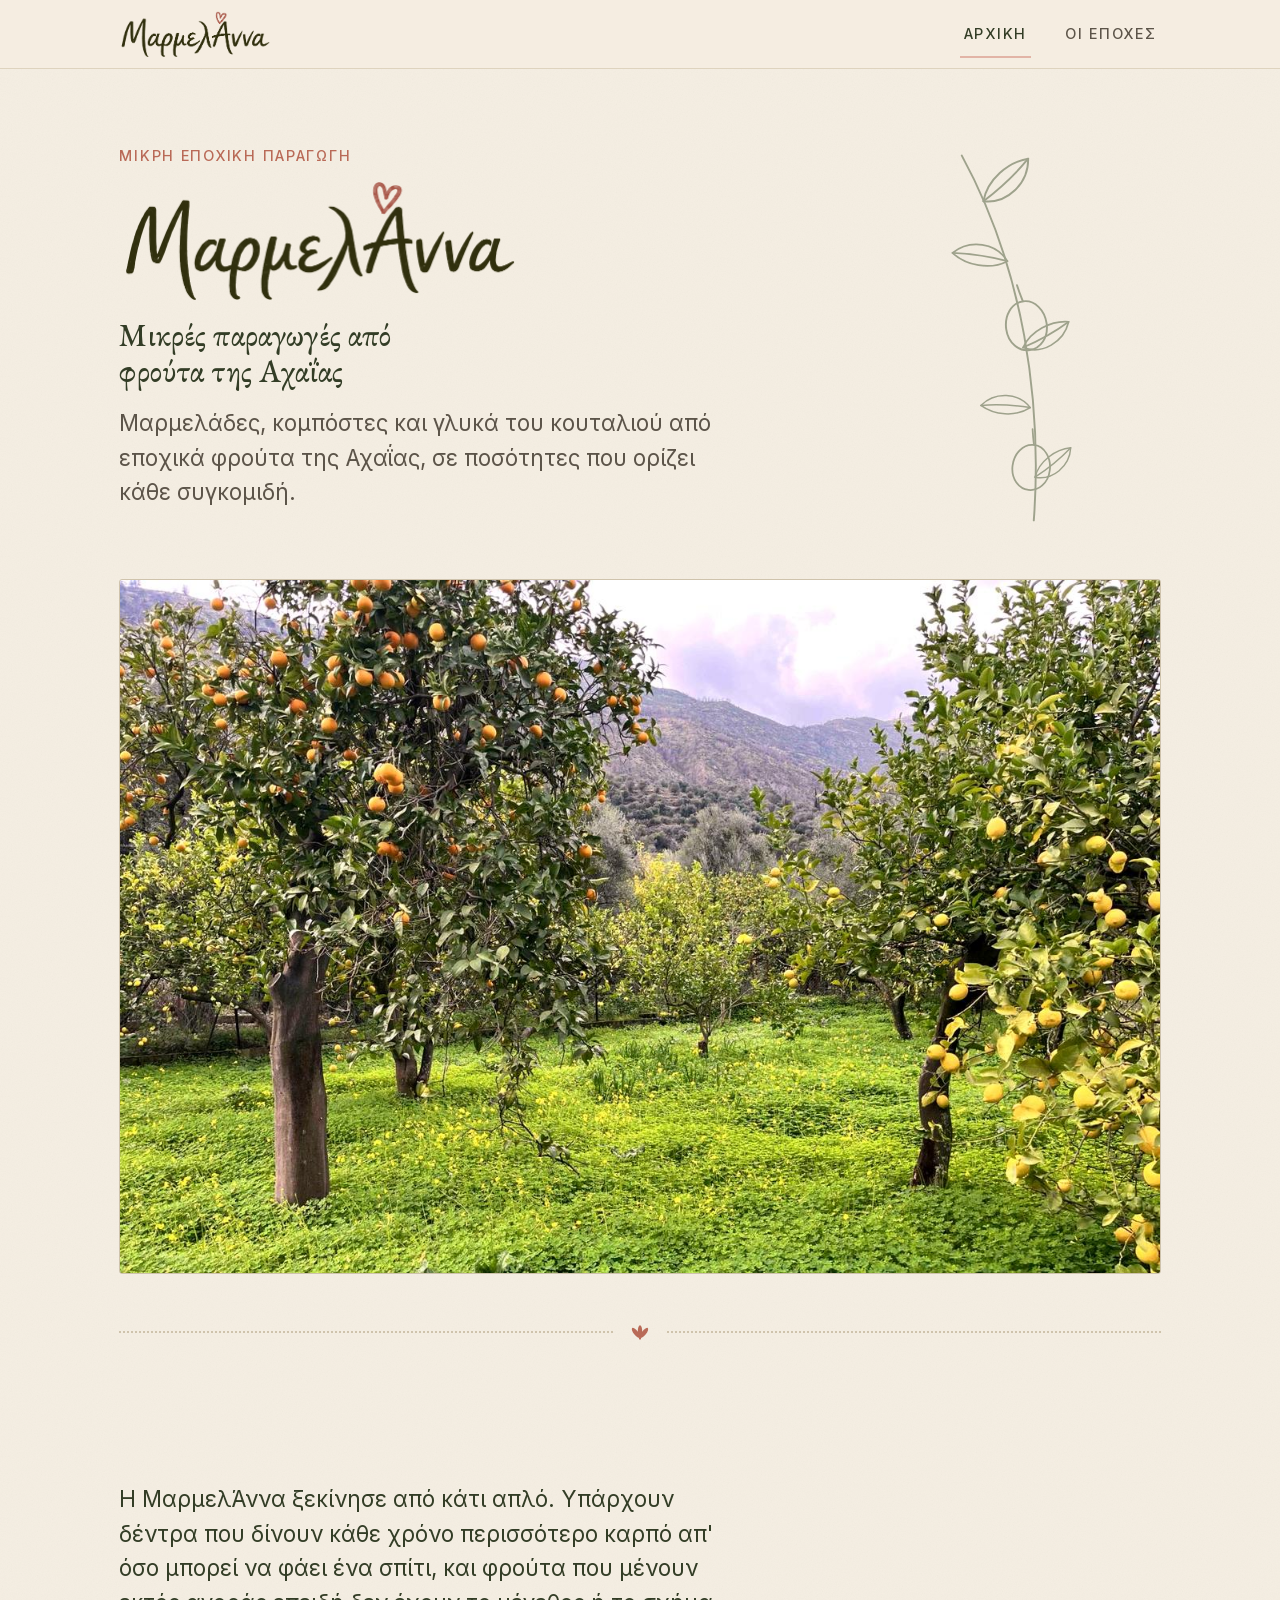
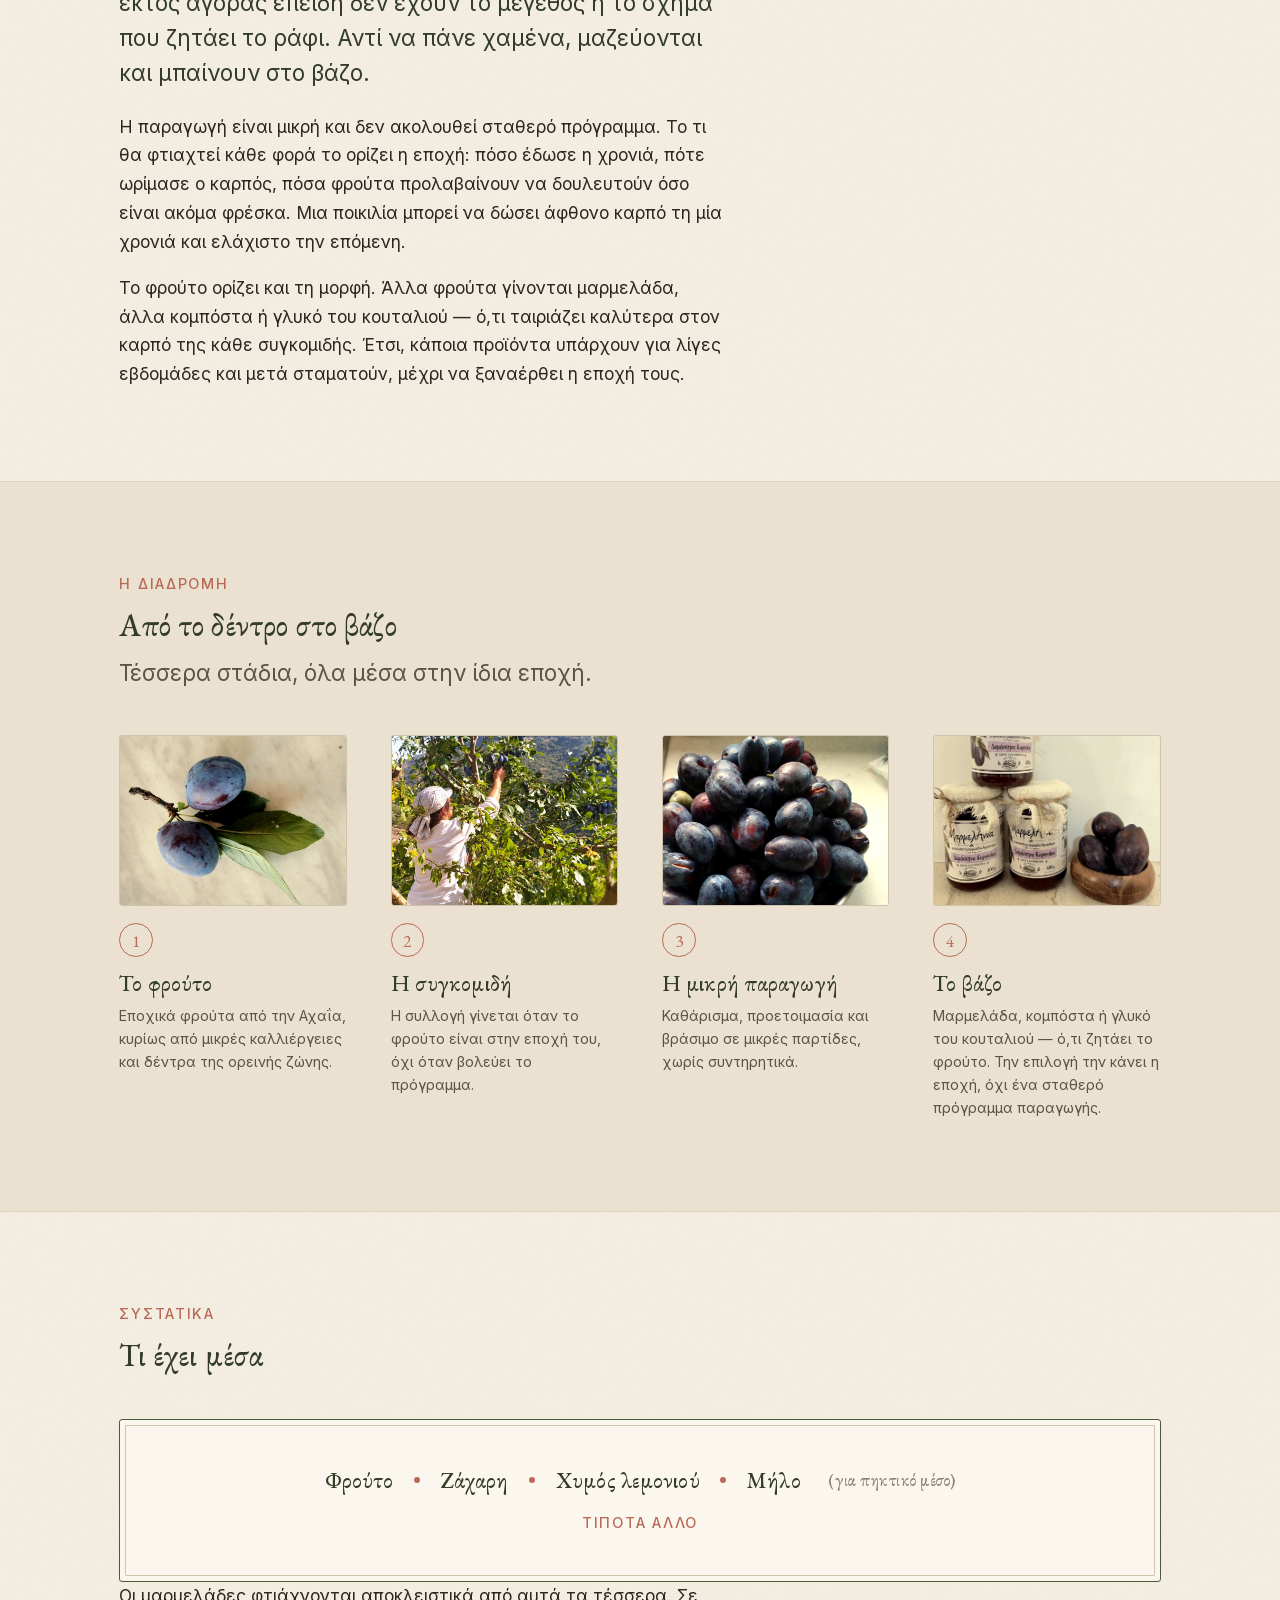
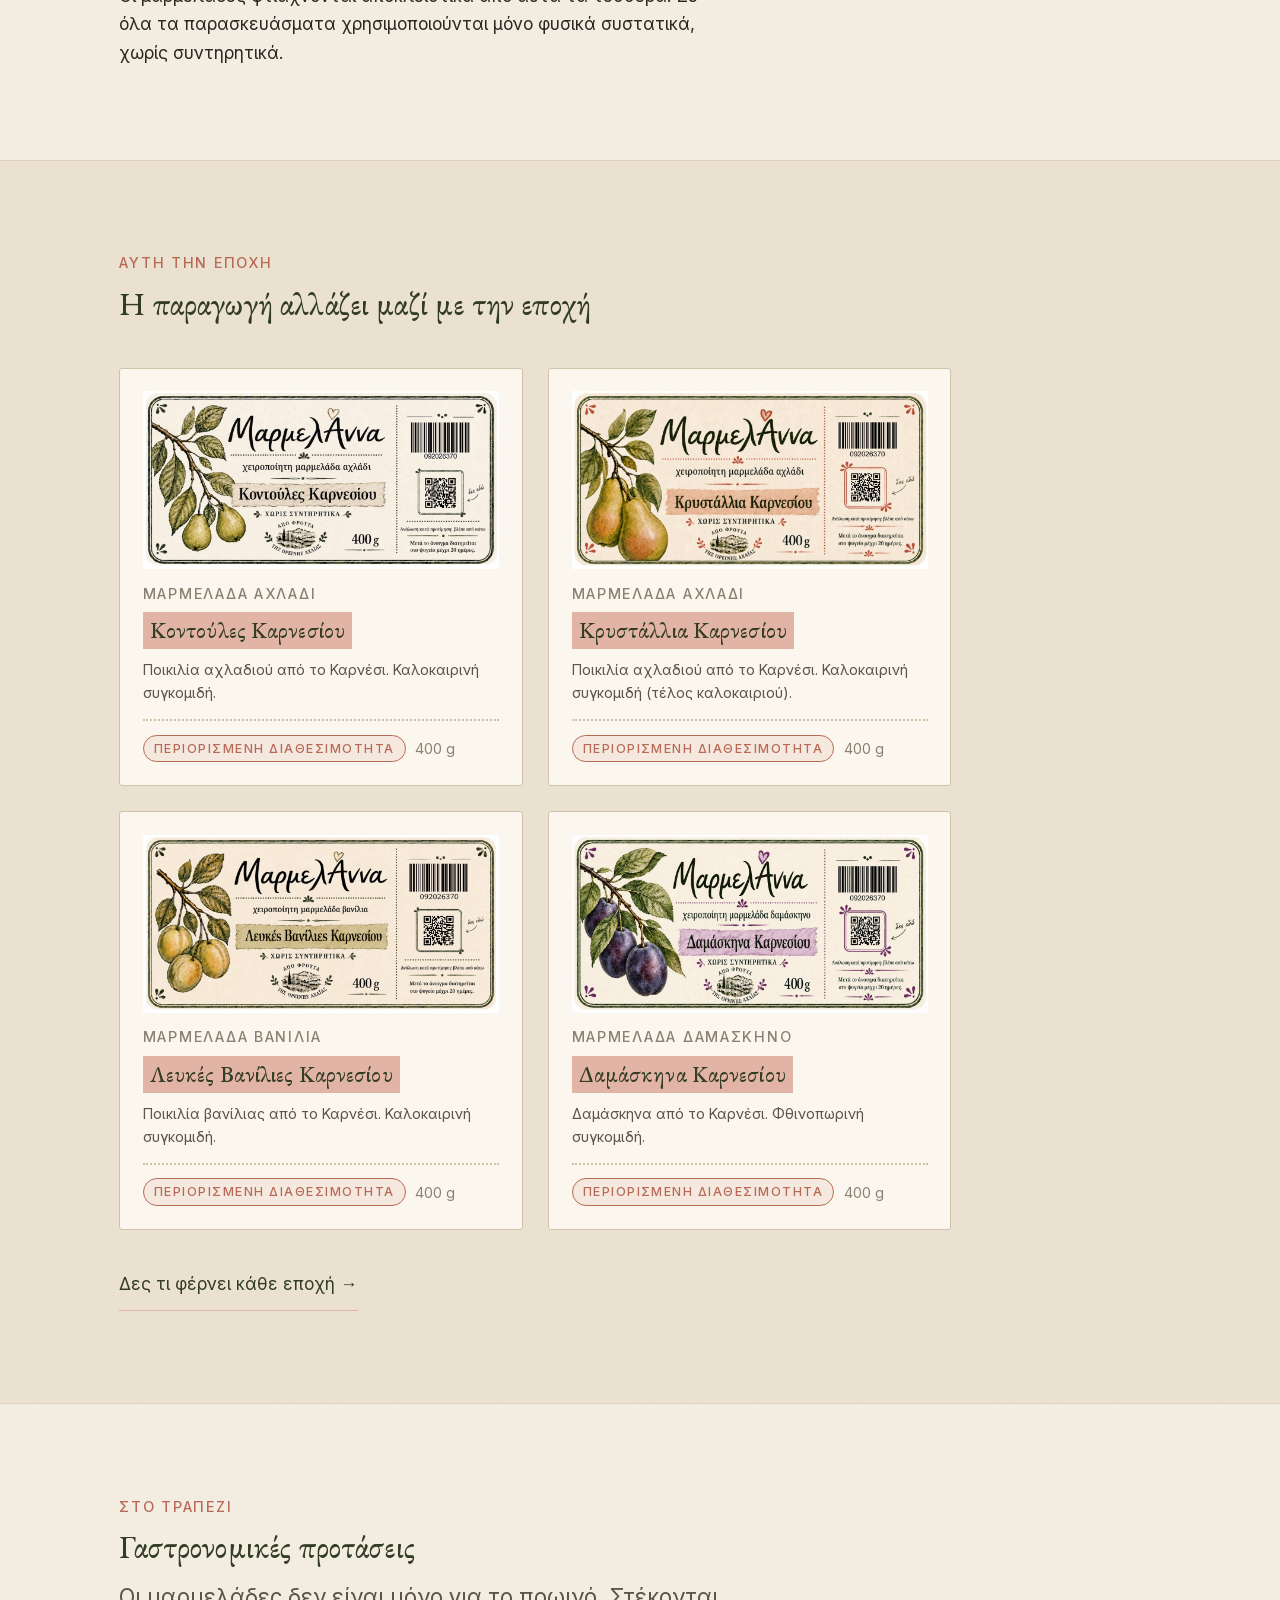
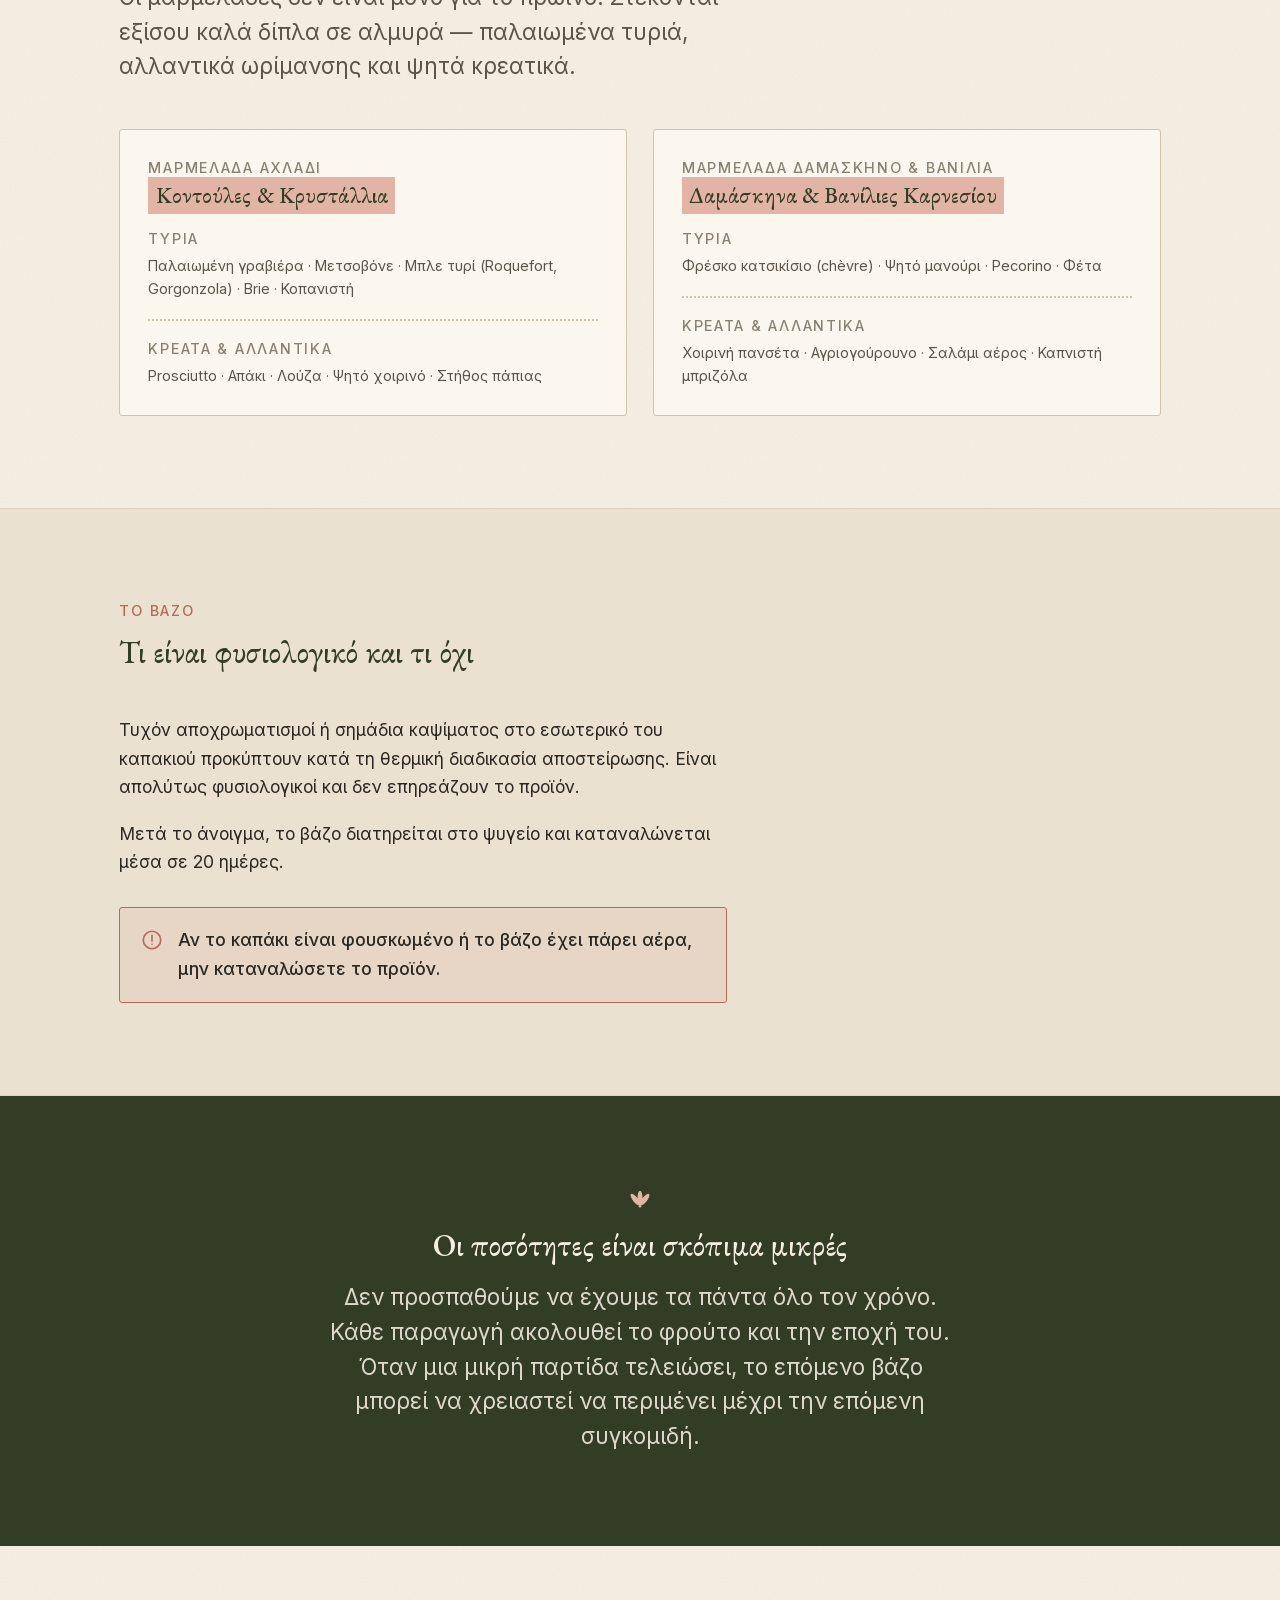
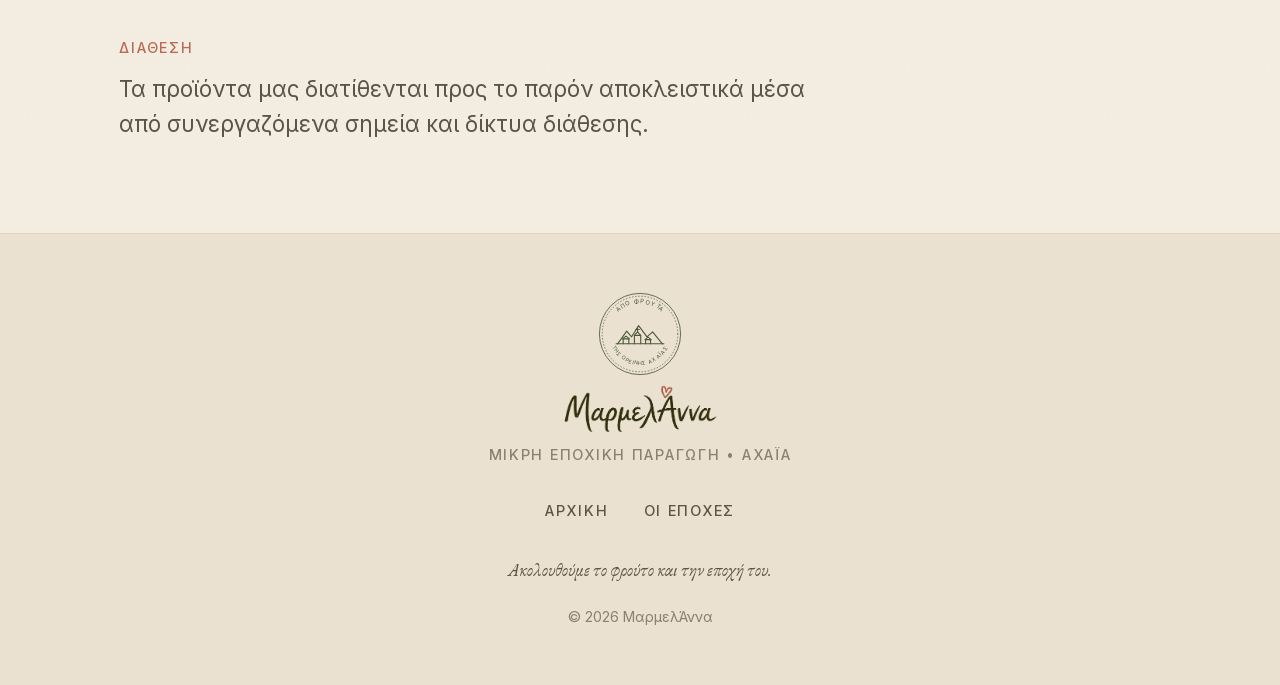
<file: index.html>
<!DOCTYPE html>
<html lang="el">
<head>
<meta charset="utf-8">
<meta name="viewport" content="width=device-width, initial-scale=1">

<!-- ⚑ DOMAIN — ΠΡΟΣΟΧΗ: το QR στις τυπωμένες ετικέτες δείχνει ΗΔΗ σε αυτό το
     URL. Αλλαγή domain σημαίνει ότι τα βάζα που κυκλοφορούν οδηγούν σε νεκρό
     σύνδεσμο. Αν χρειαστεί αλλαγή, κράτα redirect από το παλιό ή τύπωσε νέες
     ετικέτες. Εμφανίζεται σε 4 αρχεία: grep -rl "marmelanna.netlify.app" . -->

<title>ΜαρμελΆννα — Μικρές παραγωγές από φρούτα της Αχαΐας</title>
<meta name="description" content="Μαρμελάδες, κομπόστες και γλυκά του κουταλιού από εποχικά φρούτα της Αχαΐας, σε περιορισμένες ποσότητες που ακολουθούν τη συγκομιδή κάθε εποχής.">
<link rel="canonical" href="https://marmelanna.netlify.app/">
<meta name="theme-color" content="#F5EEE2">
<meta name="color-scheme" content="light">

<meta property="og:type" content="website">
<meta property="og:locale" content="el_GR">
<meta property="og:site_name" content="ΜαρμελΆννα">
<meta property="og:title" content="ΜαρμελΆννα — Μικρές παραγωγές από φρούτα της Αχαΐας">
<meta property="og:description" content="Μαρμελάδες, κομπόστες και γλυκά του κουταλιού από φρούτα της Αχαΐας, σε μικρές εποχικές παρτίδες.">
<meta property="og:url" content="https://marmelanna.netlify.app/">
<meta property="og:image" content="https://marmelanna.netlify.app/images/og-jars.jpg">
<meta property="og:image:width" content="1200">
<meta property="og:image:height" content="630">
<meta property="og:image:alt" content="Τρία βάζα μαρμελάδα δαμάσκηνο ΜαρμελΆννα και ένα ξύλινο μπολ με δαμάσκηνα">
<meta name="twitter:card" content="summary_large_image">

<link rel="icon" href="/favicon.svg" type="image/svg+xml">
<link rel="apple-touch-icon" href="/apple-touch-icon.png">

<link rel="preload" href="/fonts/eb-garamond-greek.woff2" as="font" type="font/woff2" crossorigin>
<link rel="preload" href="/fonts/inter-greek.woff2" as="font" type="font/woff2" crossorigin>
<link rel="stylesheet" href="/css/style.css?v=2">

<script type="application/ld+json">
{
  "@context": "https://schema.org",
  "@type": "Organization",
  "name": "ΜαρμελΆννα",
  "url": "https://marmelanna.netlify.app/",
  "description": "Μικρή εποχική παραγωγή μαρμελάδων και παρασκευασμάτων από φρούτα της Αχαΐας.",
  "areaServed": { "@type": "AdministrativeArea", "name": "Αχαΐα, Ελλάδα" }
}
</script>
</head>

<body>
<a class="skip-link" href="#main">Στο περιεχόμενο</a>

<!-- ═══════════════ HEADER ═══════════════ -->
<header class="site-header">
  <div class="wrap site-header__inner">
    <a class="wordmark" href="/"><img src="/images/marmelanna-wordmark.png" alt="ΜαρμελΆννα — Αρχική" width="802" height="241"></a>
    <nav class="site-nav" aria-label="Κύρια πλοήγηση">
      <ul>
        <li><a href="/" aria-current="page">Αρχική</a></li>
        <li><a href="/epoxes/">Οι εποχές</a></li>
      </ul>
    </nav>
  </div>
</header>

<main id="main">

  <!-- ═══════════════ HERO ═══════════════ -->
  <section class="hero">
    <div class="wrap hero__inner">
      <div>
        <p class="eyebrow">Μικρή εποχική παραγωγή</p>
        <h1 class="hero__brand"><img src="/images/marmelanna-wordmark.png" alt="ΜαρμελΆννα" width="802" height="241" fetchpriority="high"></h1>
        <p class="hero__tagline">Μικρές παραγωγές από φρούτα της Αχαΐας</p>
        <p class="hero__sub">Μαρμελάδες, κομπόστες και γλυκά του κουταλιού από εποχικά φρούτα της Αχαΐας, σε ποσότητες που ορίζει κάθε συγκομιδή.</p>
      </div>

      <!-- Διακοσμητικό κλαδί αχλαδιάς — echo της ετικέτας -->
      <svg class="branch hero__branch" viewBox="0 0 200 320" fill="none" stroke="currentColor" stroke-width="1.6" stroke-linecap="round" stroke-linejoin="round" aria-hidden="true" focusable="false">
        <!-- κορμός -->
        <path d="M34 8C58 52 76 104 86 158c9 50 12 100 8 154"/>
        <!-- φύλλα -->
        <g transform="translate(52 46) rotate(-30)"><path d="M0 0C12-14 34-18 50-12 40 6 16 12 0 0Z"/><path d="M0 0c16-2 34-6 50-12"/></g>
        <g transform="translate(72 96) rotate(202) scale(0.9)"><path d="M0 0C12-14 34-18 50-12 40 6 16 12 0 0Z"/><path d="M0 0c16-2 34-6 50-12"/></g>
        <g transform="translate(85 168) rotate(-16) scale(0.85)"><path d="M0 0C12-14 34-18 50-12 40 6 16 12 0 0Z"/><path d="M0 0c16-2 34-6 50-12"/></g>
        <g transform="translate(91 218) rotate(196) scale(0.8)"><path d="M0 0C12-14 34-18 50-12 40 6 16 12 0 0Z"/><path d="M0 0c16-2 34-6 50-12"/></g>
        <g transform="translate(95 276) rotate(-26) scale(0.75)"><path d="M0 0C12-14 34-18 50-12 40 6 16 12 0 0Z"/><path d="M0 0c16-2 34-6 50-12"/></g>
        <!-- αχλάδια -->
        <g transform="translate(80 116) rotate(-8)"><path d="M0 0c1 6 2 10 3 14"/><path d="M3 14c10 0 17 10 17 21 0 12-8 20-17 20s-17-8-17-20c0-11 7-21 17-21Z"/></g>
        <g transform="translate(93 236) rotate(7) scale(0.92)"><path d="M0 0c1 6 2 10 3 14"/><path d="M3 14c10 0 17 10 17 21 0 12-8 20-17 20s-17-8-17-20c0-11 7-21 17-21Z"/></g>
      </svg>
    </div>

    <div class="wrap hero__photo">
      <!-- ⚑ PHOTO 01 -->
      <figure class="photo ratio-3x2">
        <img src="/images/orchard-800.jpg"
             srcset="/images/orchard-800.jpg 800w, /images/orchard-1300.jpg 1300w"
             sizes="(min-width: 70rem) 1040px, 100vw"
             alt="Οπωρώνας με πορτοκαλιές και λεμονιές στην ορεινή Αχαΐα, με το βουνό στο βάθος"
             width="1300" height="867" fetchpriority="high" decoding="async">
      </figure>
    </div>
  </section>

  <div class="wrap"><div class="rule-flourish" role="presentation">
    <svg class="flourish" viewBox="0 0 26 17" aria-hidden="true" focusable="false"><g fill="currentColor"><ellipse cx="13" cy="8.5" rx="2.2" ry="6.2" transform="rotate(-38 13 15)"/><ellipse cx="13" cy="8.5" rx="2.2" ry="6.2"/><ellipse cx="13" cy="8.5" rx="2.2" ry="6.2" transform="rotate(38 13 15)"/><circle cx="13" cy="15.6" r="1.1"/></g></svg>
  </div></div>

  <!-- ═══════════════ ΤΙ ΕΙΝΑΙ ═══════════════ -->
  <section class="section" aria-labelledby="ti-einai">
    <div class="wrap">
      <h2 class="visually-hidden" id="ti-einai">Τι είναι η ΜαρμελΆννα</h2>
      <div class="prose prose--intro">
        <p>Η ΜαρμελΆννα ξεκίνησε από κάτι απλό. Υπάρχουν δέντρα που δίνουν κάθε χρόνο περισσότερο καρπό απ' όσο μπορεί να φάει ένα σπίτι, και φρούτα που μένουν εκτός αγοράς επειδή δεν έχουν το μέγεθος ή το σχήμα που ζητάει το ράφι. Αντί να πάνε χαμένα, μαζεύονται και μπαίνουν στο βάζο.</p>
        <p>Η παραγωγή είναι μικρή και δεν ακολουθεί σταθερό πρόγραμμα. Το τι θα φτιαχτεί κάθε φορά το ορίζει η εποχή: πόσο έδωσε η χρονιά, πότε ωρίμασε ο καρπός, πόσα φρούτα προλαβαίνουν να δουλευτούν όσο είναι ακόμα φρέσκα. Μια ποικιλία μπορεί να δώσει άφθονο καρπό τη μία χρονιά και ελάχιστο την επόμενη.</p>
        <p>Το φρούτο ορίζει και τη μορφή. Άλλα φρούτα γίνονται μαρμελάδα, άλλα κομπόστα ή γλυκό του κουταλιού — ό,τι ταιριάζει καλύτερα στον καρπό της κάθε συγκομιδής. Έτσι, κάποια προϊόντα υπάρχουν για λίγες εβδομάδες και μετά σταματούν, μέχρι να ξαναέρθει η εποχή τους.</p>
      </div>
    </div>
  </section>

  <!-- ═══════════════ ΑΠΟ ΤΟ ΔΕΝΤΡΟ ΣΤΟ ΒΑΖΟ ═══════════════ -->
  <section class="section section--tinted" aria-labelledby="diadromi">
    <div class="wrap">
      <div class="section__head">
        <p class="eyebrow">Η διαδρομή</p>
        <h2 class="section__title" id="diadromi">Από το δέντρο στο βάζο</h2>
        <p class="lead" style="margin-top:0.75rem">Τέσσερα στάδια, όλα μέσα στην ίδια εποχή.</p>
      </div>

      <ol class="steps">
        <li class="step">
          <!-- ⚑ PHOTO 02 -->
          <figure class="photo ratio-4x3">
            <img src="/images/step-1-branch.jpg"
                 alt="Κλαδί δαμασκηνιάς με δύο ώριμα δαμάσκηνα και φύλλα"
                 width="900" height="675" loading="lazy" decoding="async">
          </figure>
          <span class="step__num" aria-hidden="true">1</span>
          <h3 class="step__title">Το φρούτο</h3>
          <p class="step__text">Εποχικά φρούτα από την Αχαΐα, κυρίως από μικρές καλλιέργειες και δέντρα της ορεινής ζώνης.</p>
        </li>

        <li class="step">
          <!-- ⚑ PHOTO 03 -->
          <figure class="photo ratio-4x3">
            <img src="/images/step-2-harvesting.jpg"
                 alt="Γυναίκα μαζεύει δαμάσκηνα από τη δαμασκηνιά, με το βουνό της Αχαΐας στο βάθος"
                 width="900" height="675" loading="lazy" decoding="async">
          </figure>
          <span class="step__num" aria-hidden="true">2</span>
          <h3 class="step__title">Η συγκομιδή</h3>
          <p class="step__text">Η συλλογή γίνεται όταν το φρούτο είναι στην εποχή του, όχι όταν βολεύει το πρόγραμμα.</p>
        </li>

        <li class="step">
          <!-- ⚑ PHOTO 04 -->
          <figure class="photo ratio-4x3">
            <img src="/images/step-3-washed.jpg"
                 alt="Φρεσκοπλυμένα δαμάσκηνα σε μπολ, έτοιμα για προετοιμασία"
                 width="900" height="675" loading="lazy" decoding="async">
          </figure>
          <span class="step__num" aria-hidden="true">3</span>
          <h3 class="step__title">Η μικρή παραγωγή</h3>
          <p class="step__text">Καθάρισμα, προετοιμασία και βράσιμο σε μικρές παρτίδες, χωρίς συντηρητικά.</p>
        </li>

        <li class="step">
          <!-- ⚑ PHOTO 05 -->
          <figure class="photo ratio-4x3">
            <img src="/images/step-4-jar.jpg"
                 alt="Τρία βάζα μαρμελάδα δαμάσκηνο ΜαρμελΆννα, δίπλα σε ξύλινο μπολ με φρέσκα δαμάσκηνα"
                 width="1000" height="750" loading="lazy" decoding="async">
          </figure>
          <span class="step__num" aria-hidden="true">4</span>
          <h3 class="step__title">Το βάζο</h3>
          <p class="step__text">Μαρμελάδα, κομπόστα ή γλυκό του κουταλιού — ό,τι ζητάει το φρούτο. Την επιλογή την κάνει η εποχή, όχι ένα σταθερό πρόγραμμα παραγωγής.</p>
        </li>
      </ol>
    </div>
  </section>

  <!-- ═══════════════ ΣΥΣΤΑΤΙΚΑ ═══════════════ -->
  <section class="section" aria-labelledby="systatika">
    <div class="wrap">
      <div class="section__head">
        <p class="eyebrow">Συστατικά</p>
        <h2 class="section__title" id="systatika">Τι έχει μέσα</h2>
      </div>

      <div class="framed recipe">
        <ul class="recipe__list">
          <li>Φρούτο</li>
          <li>Ζάχαρη</li>
          <li>Χυμός λεμονιού</li>
          <li>Μήλο <span class="recipe__hint">(για πηκτικό μέσο)</span></li>
        </ul>
        <p class="recipe__strong">Τίποτα άλλο</p>
      </div>

      <div class="prose" style="margin-top:clamp(1.5rem,1.2rem+1.5vw,2.25rem)">
        <p>Οι μαρμελάδες φτιάχνονται αποκλειστικά από αυτά τα τέσσερα. Σε όλα τα παρασκευάσματα χρησιμοποιούνται μόνο φυσικά συστατικά, χωρίς συντηρητικά.</p>
      </div>
    </div>
  </section>

  <!-- ═══════════════ ΑΥΤΗ ΤΗΝ ΕΠΟΧΗ ═══════════════ -->
  <section class="section section--tinted" aria-labelledby="afti-tin-epoxi">
    <div class="wrap">
      <div class="section__head">
        <p class="eyebrow">Αυτή την εποχή</p>
        <h2 class="section__title" id="afti-tin-epoxi">Η παραγωγή αλλάζει μαζί με την εποχή</h2>
      </div>

      <!-- PRODUCTS-START
           Ένα <li class="card"> ανά προϊόν. Για νέο προϊόν: αντίγραψε ένα ολόκληρο
           <li>…</li> και άλλαξε τίτλο, ποικιλία, περιγραφή, badge και την εικόνα
           ετικέτας. Οι ετικέτες φτιάχνονται από τα PNG του ../etiketes/ — δες README.
           Badge classes: badge--production | badge--limited | badge--expected | badge--finished
           Δες README → «Πώς προσθέτω προϊόν». -->
      <ul class="cards">
        <li class="card">
          <figure class="photo photo--label ratio-2x1">
            <img src="/images/label-kontoules.jpg" alt="Ετικέτα ΜαρμελΆννα: χειροποίητη μαρμελάδα αχλάδι από Κοντούλες Καρνεσίου, 400 g"
                 width="1200" height="600" loading="lazy" decoding="async">
          </figure>
          <p class="card__kicker">Μαρμελάδα αχλάδι</p>
          <h3 class="card__title"><span class="brushed">Κοντούλες Καρνεσίου</span></h3>
          <!-- TODO: επιβεβαίωσε ή συμπλήρωσε την περιγραφή της ποικιλίας -->
          <p class="card__text">Ποικιλία αχλαδιού από το Καρνέσι. Καλοκαιρινή συγκομιδή.</p>
          <p class="card__meta">
            <span class="badge badge--limited">Περιορισμένη διαθεσιμότητα</span>
            <span>400 g</span>
          </p>
        </li>

        <li class="card">
          <figure class="photo photo--label ratio-2x1">
            <img src="/images/label-krystallia.jpg" alt="Ετικέτα ΜαρμελΆννα: χειροποίητη μαρμελάδα αχλάδι από Κρυστάλλια Καρνεσίου, 400 g"
                 width="1200" height="600" loading="lazy" decoding="async">
          </figure>
          <p class="card__kicker">Μαρμελάδα αχλάδι</p>
          <h3 class="card__title"><span class="brushed">Κρυστάλλια Καρνεσίου</span></h3>
          <!-- TODO: επιβεβαίωσε ή συμπλήρωσε την περιγραφή της ποικιλίας -->
          <p class="card__text">Ποικιλία αχλαδιού από το Καρνέσι. Καλοκαιρινή συγκομιδή (τέλος καλοκαιριού).</p>
          <p class="card__meta">
            <span class="badge badge--limited">Περιορισμένη διαθεσιμότητα</span>
            <span>400 g</span>
          </p>
        </li>

        <li class="card">
          <figure class="photo photo--label ratio-2x1">
            <img src="/images/label-vanilies.jpg" alt="Ετικέτα ΜαρμελΆννα: χειροποίητη μαρμελάδα βανίλια από Λευκές Βανίλιες Καρνεσίου, 400 g"
                 width="1200" height="600" loading="lazy" decoding="async">
          </figure>
          <p class="card__kicker">Μαρμελάδα βανίλια</p>
          <h3 class="card__title"><span class="brushed">Λευκές Βανίλιες Καρνεσίου</span></h3>
          <!-- TODO: επιβεβαίωσε ή συμπλήρωσε την περιγραφή της ποικιλίας -->
          <p class="card__text">Ποικιλία βανίλιας από το Καρνέσι. Καλοκαιρινή συγκομιδή.</p>
          <p class="card__meta">
            <span class="badge badge--limited">Περιορισμένη διαθεσιμότητα</span>
            <span>400 g</span>
          </p>
        </li>

        <li class="card">
          <figure class="photo photo--label ratio-2x1">
            <img src="/images/label-damaskina.jpg"
                 alt="Ετικέτα ΜαρμελΆννα: χειροποίητη μαρμελάδα δαμάσκηνο από Δαμάσκηνα Καρνεσίου, 400 g"
                 width="1200" height="600" loading="lazy" decoding="async">
          </figure>
          <p class="card__kicker">Μαρμελάδα δαμάσκηνο</p>
          <h3 class="card__title"><span class="brushed">Δαμάσκηνα Καρνεσίου</span></h3>
          <!-- TODO: επιβεβαίωσε ή συμπλήρωσε την περιγραφή της ποικιλίας -->
          <p class="card__text">Δαμάσκηνα από το Καρνέσι. Φθινοπωρινή συγκομιδή.</p>
          <p class="card__meta">
            <span class="badge badge--limited">Περιορισμένη διαθεσιμότητα</span>
            <span>400 g</span>
          </p>
        </li>
      </ul>
      <!-- PRODUCTS-END -->

      <a class="textlink" href="/epoxes/">Δες τι φέρνει κάθε εποχή</a>
    </div>
  </section>

  <!-- ═══════════════ ΓΑΣΤΡΟΝΟΜΙΚΕΣ ΠΡΟΤΑΣΕΙΣ ═══════════════ -->
  <section class="section" aria-labelledby="protaseis">
    <div class="wrap">
      <div class="section__head">
        <p class="eyebrow">Στο τραπέζι</p>
        <h2 class="section__title" id="protaseis">Γαστρονομικές προτάσεις</h2>
        <p class="lead prose" style="margin-top:0.85rem">Οι μαρμελάδες δεν είναι μόνο για το πρωινό. Στέκονται εξίσου καλά δίπλα σε αλμυρά — παλαιωμένα τυριά, αλλαντικά ωρίμανσης και ψητά κρεατικά.</p>
      </div>

      <!-- PAIRINGS-START
           Ένα <li class="pairing"> ανά οικογένεια προϊόντος. Για νέο, αντίγραψε
           ολόκληρο το <li>…</li> και άλλαξε τίτλο και τις δύο λίστες. -->
      <ul class="pairings">
        <li class="pairing">
          <p class="card__kicker">Μαρμελάδα αχλάδι</p>
          <h3 class="pairing__title"><span class="brushed">Κοντούλες &amp; Κρυστάλλια</span></h3>
          <dl>
            <dt>Τυριά</dt>
            <dd>Παλαιωμένη γραβιέρα · Μετσοβόνε · Μπλε τυρί (Roquefort, Gorgonzola) · Brie · Κοπανιστή</dd>
            <dt>Κρέατα &amp; αλλαντικά</dt>
            <dd>Prosciutto · Απάκι · Λούζα · Ψητό χοιρινό · Στήθος πάπιας</dd>
          </dl>
        </li>

        <li class="pairing">
          <p class="card__kicker">Μαρμελάδα δαμάσκηνο &amp; βανίλια</p>
          <h3 class="pairing__title"><span class="brushed">Δαμάσκηνα &amp; Βανίλιες Καρνεσίου</span></h3>
          <dl>
            <dt>Τυριά</dt>
            <dd>Φρέσκο κατσικίσιο (chèvre) · Ψητό μανούρι · Pecorino · Φέτα</dd>
            <dt>Κρέατα &amp; αλλαντικά</dt>
            <dd>Χοιρινή πανσέτα · Αγριογούρουνο · Σαλάμι αέρος · Καπνιστή μπριζόλα</dd>
          </dl>
        </li>
      </ul>
      <!-- PAIRINGS-END -->
    </div>
  </section>

  <!-- ═══════════════ ΤΟ ΒΑΖΟ ═══════════════ -->
  <section class="section section--tinted" aria-labelledby="to-vazo">
    <div class="wrap">
      <div class="section__head">
        <p class="eyebrow">Το βάζο</p>
        <h2 class="section__title" id="to-vazo">Τι είναι φυσιολογικό και τι όχι</h2>
      </div>

      <div class="prose">
        <p>Τυχόν αποχρωματισμοί ή σημάδια καψίματος στο εσωτερικό του καπακιού προκύπτουν κατά τη θερμική διαδικασία αποστείρωσης. Είναι απολύτως φυσιολογικοί και δεν επηρεάζουν το προϊόν.</p>
        <p>Μετά το άνοιγμα, το βάζο διατηρείται στο ψυγείο και καταναλώνεται μέσα σε 20 ημέρες.</p>
      </div>

      <p class="warning">
        <svg viewBox="0 0 24 24" fill="none" stroke="currentColor" stroke-width="1.8" stroke-linecap="round" aria-hidden="true" focusable="false"><circle cx="12" cy="12" r="9.5"/><path d="M12 7v6"/><path d="M12 16.6v.01"/></svg>
        <span><strong>Αν το καπάκι είναι φουσκωμένο ή το βάζο έχει πάρει αέρα, μην καταναλώσετε το προϊόν.</strong></span>
      </p>
    </div>
  </section>

  <!-- ═══════════════ ΠΕΡΙΟΡΙΣΜΕΝΗ ΠΑΡΑΓΩΓΗ ═══════════════ -->
  <section class="section section--dark" aria-labelledby="periorismeni">
    <div class="wrap">
      <div class="statement">
        <svg class="flourish" viewBox="0 0 26 17" aria-hidden="true" focusable="false"><g fill="currentColor"><ellipse cx="13" cy="8.5" rx="2.2" ry="6.2" transform="rotate(-38 13 15)"/><ellipse cx="13" cy="8.5" rx="2.2" ry="6.2"/><ellipse cx="13" cy="8.5" rx="2.2" ry="6.2" transform="rotate(38 13 15)"/><circle cx="13" cy="15.6" r="1.1"/></g></svg>
        <h2 class="statement__title" id="periorismeni">Οι ποσότητες είναι σκόπιμα μικρές</h2>
        <p>Δεν προσπαθούμε να έχουμε τα πάντα όλο τον χρόνο. Κάθε παραγωγή ακολουθεί το φρούτο και την εποχή του. Όταν μια μικρή παρτίδα τελειώσει, το επόμενο βάζο μπορεί να χρειαστεί να περιμένει μέχρι την επόμενη συγκομιδή.</p>
      </div>
    </div>
  </section>

  <!-- ═══════════════ ΔΙΑΘΕΣΗ ═══════════════ -->
  <section class="section" aria-labelledby="diathesi">
    <div class="wrap">
      <p class="eyebrow">Διάθεση</p>
      <h2 class="visually-hidden" id="diathesi">Πού θα τα βρείτε</h2>
      <p class="distribution">Τα προϊόντα μας διατίθενται προς το παρόν αποκλειστικά μέσα από συνεργαζόμενα σημεία και δίκτυα διάθεσης.</p>
    </div>
  </section>

</main>

<!-- ═══════════════ FOOTER ═══════════════ -->
<footer class="site-footer">
  <div class="wrap">
    <svg class="seal seal--footer" viewBox="0 0 120 120" aria-hidden="true" focusable="false">
      <defs>
        <path id="seal-top-home" d="M16 60 A44 44 0 0 1 104 60"/>
        <path id="seal-bot-home" d="M16 60 A44 44 0 0 0 104 60"/>
      </defs>
      <circle cx="60" cy="60" r="58" fill="none" stroke="currentColor" stroke-width="1.2"/>
      <circle cx="60" cy="60" r="54" fill="none" stroke="currentColor" stroke-width="1" stroke-dasharray="1 3.5" stroke-linecap="round"/>
      <text fill="currentColor" font-family="Inter, sans-serif" font-size="8.5" letter-spacing="1.6"><textPath href="#seal-top-home" startOffset="50%" text-anchor="middle">ΑΠΟ ΦΡΟΥΤΑ</textPath></text>
      <text fill="currentColor" font-family="Inter, sans-serif" font-size="7.4" letter-spacing="1.15"><textPath href="#seal-bot-home" startOffset="50%" text-anchor="middle">ΤΗΣ ΟΡΕΙΝΗΣ ΑΧΑΪΑΣ</textPath></text>
      <g fill="none" stroke="currentColor" stroke-width="1.6" stroke-linejoin="round" stroke-linecap="round">
        <path d="M28 74 41 56 48 64 58 48 70 64 78 57 92 74"/>
        <path d="M26 74h68"/>
        <path d="M52 74V62h9v12"/>
        <path d="M52 62l4.5-5 4.5 5"/>
        <path d="M56.5 57v-6M54 53.5h5"/>
        <path d="M36 74v-7h8v7"/>
        <path d="M35 67l5-4 5 4"/>
        <path d="M68 74v-6h7v6"/>
        <path d="M67 68l4.5-3.5 4.5 3.5"/>
      </g>
    </svg>

    <p class="site-footer__brand"><img src="/images/marmelanna-wordmark.png" alt="" width="802" height="241" loading="lazy"></p>
    <p class="site-footer__line">Μικρή εποχική παραγωγή • Αχαΐα</p>

    <nav aria-label="Πλοήγηση υποσέλιδου">
      <ul>
        <li><a href="/">Αρχική</a></li>
        <li><a href="/epoxes/">Οι εποχές</a></li>
      </ul>
    </nav>

    <p class="site-footer__motto">Ακολουθούμε το φρούτο και την εποχή του.</p>
    <p class="site-footer__legal">© 2026 ΜαρμελΆννα</p>
  </div>
</footer>


<!-- Cloudflare Web Analytics — χωρίς cookies, άρα χωρίς cookie banner.
     Το token είναι δημόσιο εξ ορισμού: εμφανίζεται στο HTML κάθε σελίδας. -->
<script type="module" src="https://static.cloudflareinsights.com/beacon.min.js" data-cf-beacon='{"token": "cf34922e2ffb4b639aced62b6f5599d9"}'></script>
</body>
</html>
</file>
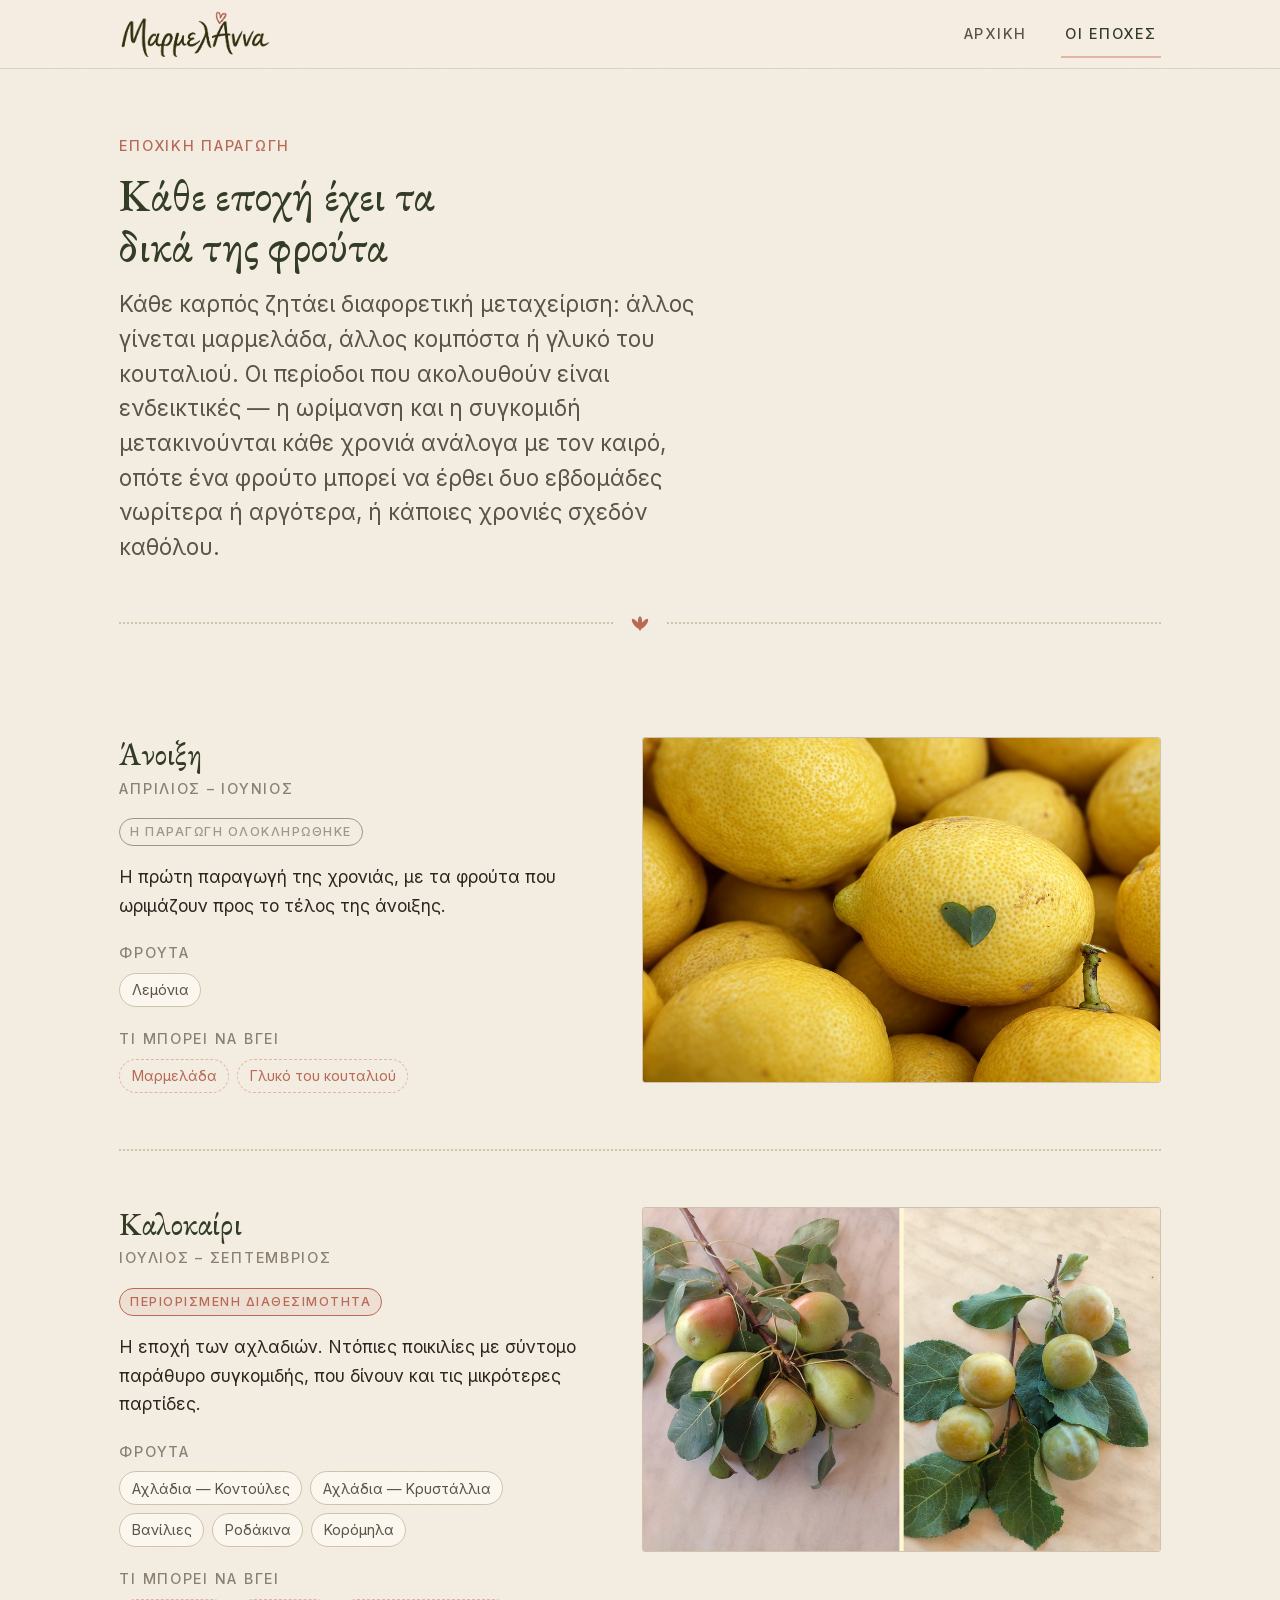
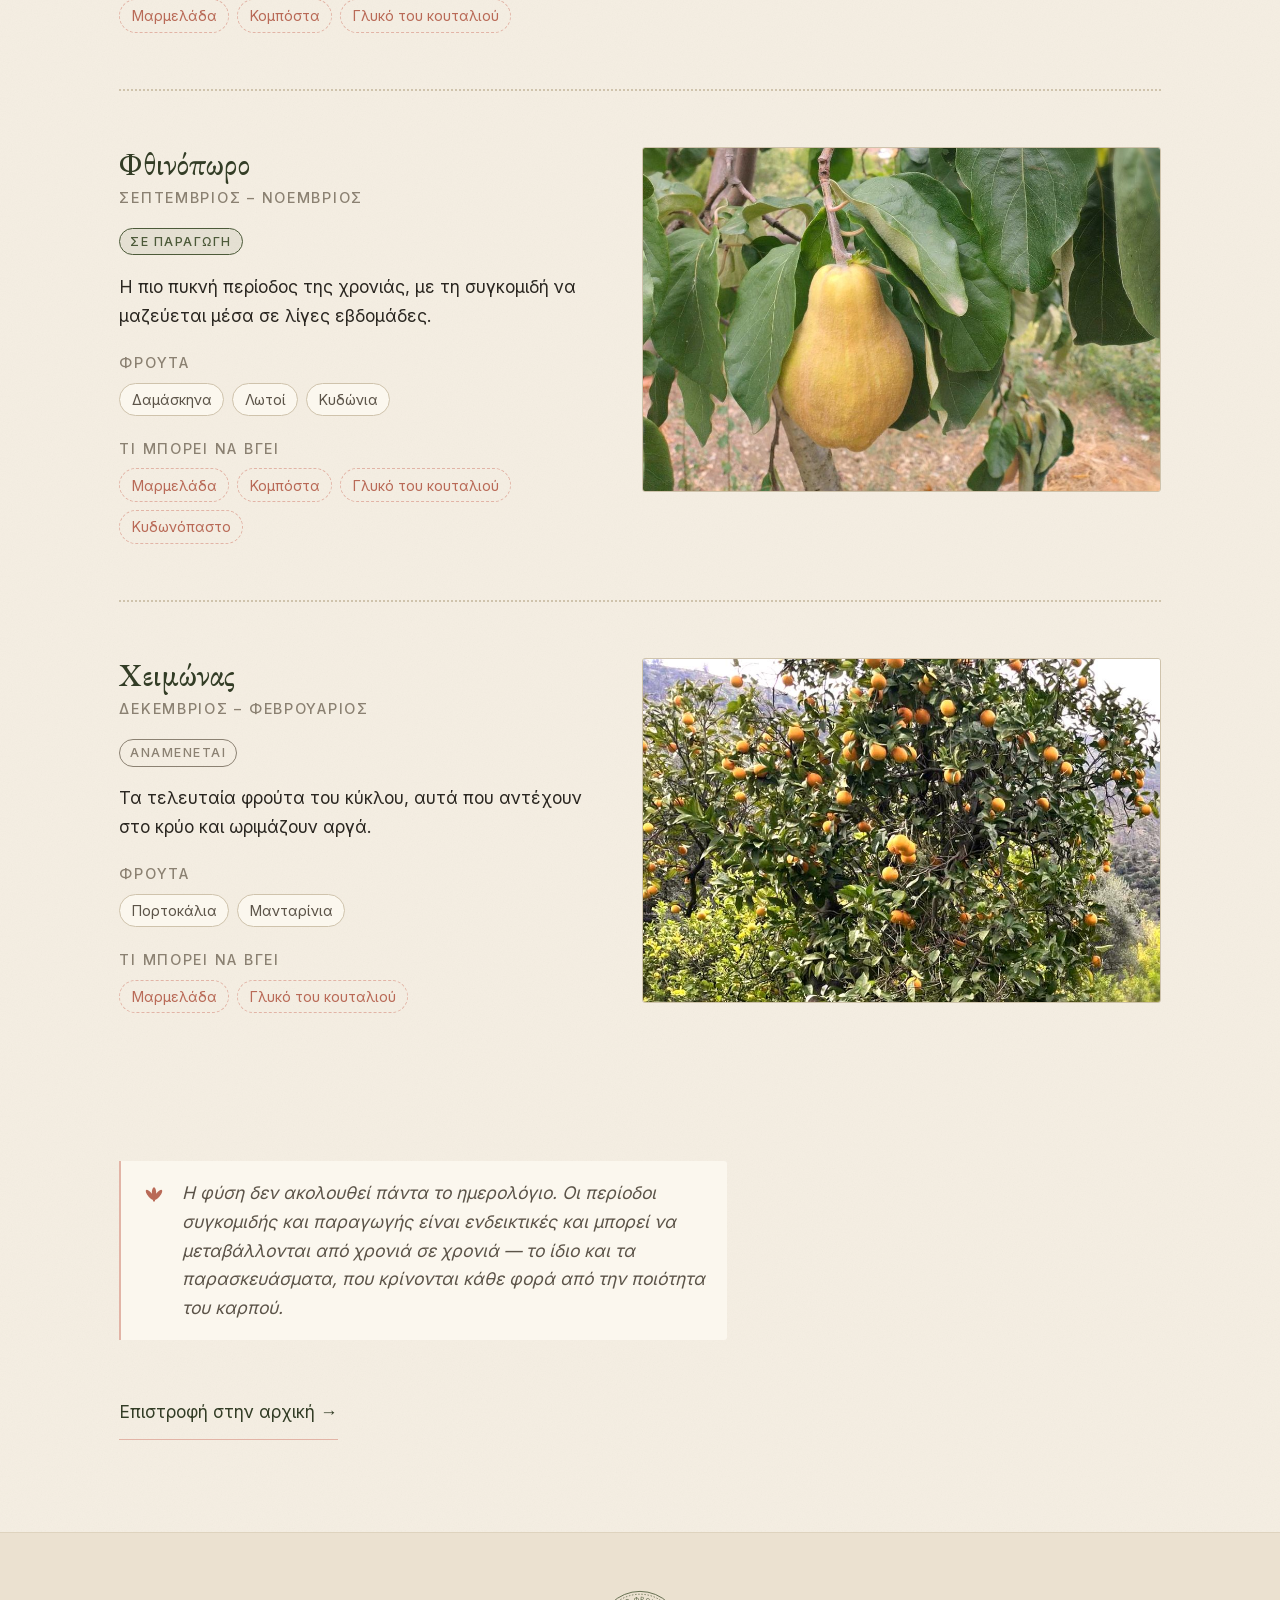
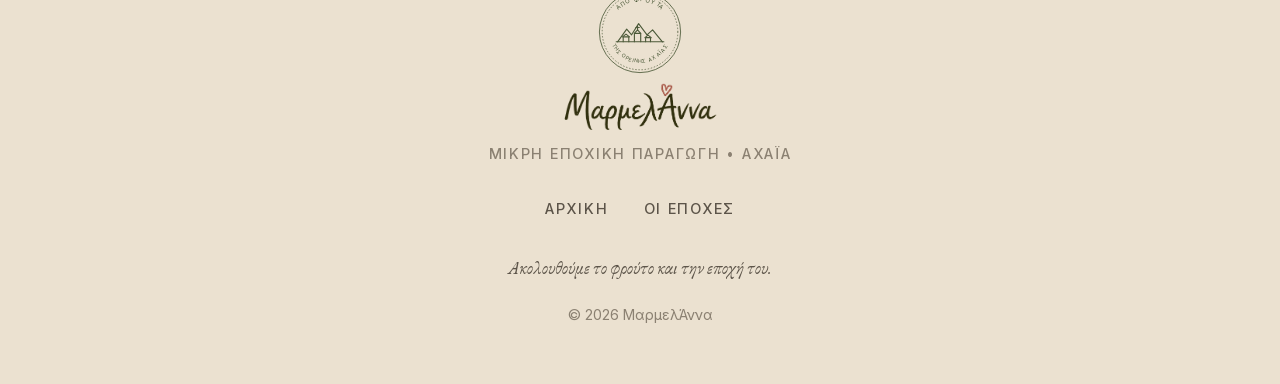
<file: epoxes/index.html>
<!DOCTYPE html>
<html lang="el">
<head>
<meta charset="utf-8">
<meta name="viewport" content="width=device-width, initial-scale=1">

<!-- ⚑ DOMAIN — δες σχόλιο στο /index.html -->

<title>Οι εποχές — ΜαρμελΆννα</title>
<meta name="description" content="Ποια φρούτα της Αχαΐας μπαίνουν στο βάζο σε κάθε εποχή και τι μπορεί να βγει από αυτά — μαρμελάδα, κομπόστα ή γλυκό του κουταλιού. Ενδεικτικές περίοδοι συγκομιδής.">
<link rel="canonical" href="https://marmelanna.netlify.app/epoxes/">
<meta name="theme-color" content="#F5EEE2">
<meta name="color-scheme" content="light">

<meta property="og:type" content="website">
<meta property="og:locale" content="el_GR">
<meta property="og:site_name" content="ΜαρμελΆννα">
<meta property="og:title" content="Οι εποχές — ΜαρμελΆννα">
<meta property="og:description" content="Ποια φρούτα της Αχαΐας μπαίνουν στο βάζο σε κάθε εποχή και τι μπορεί να βγει από αυτά — μαρμελάδα, κομπόστα ή γλυκό του κουταλιού.">
<meta property="og:url" content="https://marmelanna.netlify.app/epoxes/">
<meta property="og:image" content="https://marmelanna.netlify.app/images/og-jars.jpg">
<meta property="og:image:width" content="1200">
<meta property="og:image:height" content="630">
<meta property="og:image:alt" content="Τρία βάζα μαρμελάδα δαμάσκηνο ΜαρμελΆννα και ένα ξύλινο μπολ με δαμάσκηνα">
<meta name="twitter:card" content="summary_large_image">

<link rel="icon" href="/favicon.svg" type="image/svg+xml">
<link rel="apple-touch-icon" href="/apple-touch-icon.png">

<link rel="preload" href="/fonts/eb-garamond-greek.woff2" as="font" type="font/woff2" crossorigin>
<link rel="preload" href="/fonts/inter-greek.woff2" as="font" type="font/woff2" crossorigin>
<link rel="stylesheet" href="/css/style.css?v=2">
</head>

<body>
<a class="skip-link" href="#main">Στο περιεχόμενο</a>

<header class="site-header">
  <div class="wrap site-header__inner">
    <a class="wordmark" href="/"><img src="/images/marmelanna-wordmark.png" alt="ΜαρμελΆννα — Αρχική" width="802" height="241"></a>
    <nav class="site-nav" aria-label="Κύρια πλοήγηση">
      <ul>
        <li><a href="/">Αρχική</a></li>
        <li><a href="/epoxes/" aria-current="page">Οι εποχές</a></li>
      </ul>
    </nav>
  </div>
</header>

<main id="main">

  <section class="page-head">
    <div class="wrap">
      <p class="eyebrow">Εποχική παραγωγή</p>
      <h1>Κάθε εποχή έχει τα δικά της φρούτα</h1>
      <p class="lead prose">Κάθε καρπός ζητάει διαφορετική μεταχείριση: άλλος γίνεται μαρμελάδα, άλλος κομπόστα ή γλυκό του κουταλιού. Οι περίοδοι που ακολουθούν είναι ενδεικτικές — η ωρίμανση και η συγκομιδή μετακινούνται κάθε χρονιά ανάλογα με τον καιρό, οπότε ένα φρούτο μπορεί να έρθει δυο εβδομάδες νωρίτερα ή αργότερα, ή κάποιες χρονιές σχεδόν καθόλου.</p>
    </div>
  </section>

  <div class="wrap"><div class="rule-flourish" role="presentation">
    <svg class="flourish" viewBox="0 0 26 17" aria-hidden="true" focusable="false"><g fill="currentColor"><ellipse cx="13" cy="8.5" rx="2.2" ry="6.2" transform="rotate(-38 13 15)"/><ellipse cx="13" cy="8.5" rx="2.2" ry="6.2"/><ellipse cx="13" cy="8.5" rx="2.2" ry="6.2" transform="rotate(38 13 15)"/><circle cx="13" cy="15.6" r="1.1"/></g></svg>
  </div></div>

  <!-- SEASONS-START
       Μία <section class="season"> ανά εποχή. Για να αλλάξεις κατάσταση,
       άλλαξε ΚΑΙ την class του badge ΚΑΙ το κείμενό του:
         badge--production «Σε παραγωγή»
         badge--limited    «Περιορισμένη διαθεσιμότητα»
         badge--expected   «Αναμένεται»
         badge--finished   «Η παραγωγή ολοκληρώθηκε»
       Τα φρούτα είναι <li> μέσα στο <ul class="fruits">, και τα πιθανά
       παρασκευάσματα <li> μέσα στο <ul class="fruits fruits--preps">. -->
  <div class="wrap">

    <!-- ΑΝΟΙΞΗ -->
    <section class="season" aria-labelledby="anoixi">
      <div class="season__grid">
        <div>
          <h2 class="season__title" id="anoixi">Άνοιξη</h2>
          <p class="season__months">Απρίλιος – Ιούνιος</p>
          <p><span class="badge badge--finished">Η παραγωγή ολοκληρώθηκε</span></p>
          <p style="margin-top:1rem">Η πρώτη παραγωγή της χρονιάς, με τα φρούτα που ωριμάζουν προς το τέλος της άνοιξης.</p>
          <p class="chip-label">Φρούτα</p>
          <ul class="fruits">
            <li>Λεμόνια</li>
          </ul>
          <p class="chip-label">Τι μπορεί να βγει</p>
          <ul class="fruits fruits--preps">
            <li>Μαρμελάδα</li>
            <li>Γλυκό του κουταλιού</li>
          </ul>
        </div>
        <!-- ⚑ PHOTO 08 -->
        <figure class="photo ratio-3x2">
          <img src="/images/season-spring-lemon.jpg"
               alt="Φρεσκομαζεμένα λεμόνια· πάνω στο ένα έχει κολλήσει ένα φύλλο σε σχήμα καρδιάς"
               width="1000" height="667" loading="lazy" decoding="async">
        </figure>
      </div>
    </section>

    <!-- ΚΑΛΟΚΑΙΡΙ -->
    <section class="season" aria-labelledby="kalokairi">
      <div class="season__grid">
        <div>
          <h2 class="season__title" id="kalokairi">Καλοκαίρι</h2>
          <p class="season__months">Ιούλιος – Σεπτέμβριος</p>
          <p><span class="badge badge--limited">Περιορισμένη διαθεσιμότητα</span></p>
          <p style="margin-top:1rem">Η εποχή των αχλαδιών. Ντόπιες ποικιλίες με σύντομο παράθυρο συγκομιδής, που δίνουν και τις μικρότερες παρτίδες.</p>
          <p class="chip-label">Φρούτα</p>
          <ul class="fruits">
            <li>Αχλάδια — Κοντούλες</li>
            <li>Αχλάδια — Κρυστάλλια</li>
            <li>Βανίλιες</li>
            <li>Ροδάκινα</li>
            <li>Κορόμηλα</li>
          </ul>
          <p class="chip-label">Τι μπορεί να βγει</p>
          <ul class="fruits fruits--preps">
            <li>Μαρμελάδα</li>
            <li>Κομπόστα</li>
            <li>Γλυκό του κουταλιού</li>
          </ul>
        </div>
        <!-- ⚑ PHOTO 09 -->
        <figure class="photo ratio-3x2">
          <img src="/images/season-summer-pears-vanilies.jpg"
               alt="Αχλάδια Κρυστάλλια και λευκές βανίλιες Καρνεσίου, σε κλαδιά με φύλλα"
               width="1000" height="667" loading="lazy" decoding="async">
        </figure>
      </div>
    </section>

    <!-- ΦΘΙΝΟΠΩΡΟ -->
    <section class="season" aria-labelledby="fthinoporo">
      <div class="season__grid">
        <div>
          <h2 class="season__title" id="fthinoporo">Φθινόπωρο</h2>
          <p class="season__months">Σεπτέμβριος – Νοέμβριος</p>
          <p><span class="badge badge--production">Σε παραγωγή</span></p>
          <p style="margin-top:1rem">Η πιο πυκνή περίοδος της χρονιάς, με τη συγκομιδή να μαζεύεται μέσα σε λίγες εβδομάδες.</p>
          <p class="chip-label">Φρούτα</p>
          <ul class="fruits">
            <li>Δαμάσκηνα</li>
            <li>Λωτοί</li>
            <li>Κυδώνια</li>
          </ul>
          <p class="chip-label">Τι μπορεί να βγει</p>
          <ul class="fruits fruits--preps">
            <li>Μαρμελάδα</li>
            <li>Κομπόστα</li>
            <li>Γλυκό του κουταλιού</li>
            <li>Κυδωνόπαστο</li>
          </ul>
        </div>
        <!-- ⚑ PHOTO 10 -->
        <figure class="photo ratio-3x2">
          <img src="/images/season-autumn-quinces.jpg"
               alt="Ώριμο κυδώνι πάνω στην κυδωνιά"
               width="1000" height="667" loading="lazy" decoding="async">
        </figure>
      </div>
    </section>

    <!-- ΧΕΙΜΩΝΑΣ -->
    <section class="season" aria-labelledby="ximonas">
      <div class="season__grid">
        <div>
          <h2 class="season__title" id="ximonas">Χειμώνας</h2>
          <p class="season__months">Δεκέμβριος – Φεβρουάριος</p>
          <p><span class="badge badge--expected">Αναμένεται</span></p>
          <p style="margin-top:1rem">Τα τελευταία φρούτα του κύκλου, αυτά που αντέχουν στο κρύο και ωριμάζουν αργά.</p>
          <p class="chip-label">Φρούτα</p>
          <ul class="fruits">
            <li>Πορτοκάλια</li>
            <li>Μανταρίνια</li>
          </ul>
          <p class="chip-label">Τι μπορεί να βγει</p>
          <ul class="fruits fruits--preps">
            <li>Μαρμελάδα</li>
            <li>Γλυκό του κουταλιού</li>
          </ul>
        </div>
        <!-- ⚑ PHOTO 11 -->
        <figure class="photo ratio-3x2">
          <img src="/images/season-winter-oranges.jpg"
               alt="Πορτοκαλιά φορτωμένη με ώριμα πορτοκάλια στην ορεινή Αχαΐα"
               width="1000" height="667" loading="lazy" decoding="async">
        </figure>
      </div>
    </section>

  </div>
  <!-- SEASONS-END -->

  <section class="section">
    <div class="wrap">
      <p class="note">
        <svg class="flourish" viewBox="0 0 26 17" aria-hidden="true" focusable="false"><g fill="currentColor"><ellipse cx="13" cy="8.5" rx="2.2" ry="6.2" transform="rotate(-38 13 15)"/><ellipse cx="13" cy="8.5" rx="2.2" ry="6.2"/><ellipse cx="13" cy="8.5" rx="2.2" ry="6.2" transform="rotate(38 13 15)"/><circle cx="13" cy="15.6" r="1.1"/></g></svg>
        <span>Η φύση δεν ακολουθεί πάντα το ημερολόγιο. Οι περίοδοι συγκομιδής και παραγωγής είναι ενδεικτικές και μπορεί να μεταβάλλονται από χρονιά σε χρονιά — το ίδιο και τα παρασκευάσματα, που κρίνονται κάθε φορά από την ποιότητα του καρπού.</span>
      </p>
      <a class="textlink" href="/">Επιστροφή στην αρχική</a>
    </div>
  </section>

</main>

<footer class="site-footer">
  <div class="wrap">
    <svg class="seal seal--footer" viewBox="0 0 120 120" aria-hidden="true" focusable="false">
      <defs>
        <path id="seal-top-ep" d="M16 60 A44 44 0 0 1 104 60"/>
        <path id="seal-bot-ep" d="M16 60 A44 44 0 0 0 104 60"/>
      </defs>
      <circle cx="60" cy="60" r="58" fill="none" stroke="currentColor" stroke-width="1.2"/>
      <circle cx="60" cy="60" r="54" fill="none" stroke="currentColor" stroke-width="1" stroke-dasharray="1 3.5" stroke-linecap="round"/>
      <text fill="currentColor" font-family="Inter, sans-serif" font-size="8.5" letter-spacing="1.6"><textPath href="#seal-top-ep" startOffset="50%" text-anchor="middle">ΑΠΟ ΦΡΟΥΤΑ</textPath></text>
      <text fill="currentColor" font-family="Inter, sans-serif" font-size="7.4" letter-spacing="1.15"><textPath href="#seal-bot-ep" startOffset="50%" text-anchor="middle">ΤΗΣ ΟΡΕΙΝΗΣ ΑΧΑΪΑΣ</textPath></text>
      <g fill="none" stroke="currentColor" stroke-width="1.6" stroke-linejoin="round" stroke-linecap="round">
        <path d="M28 74 41 56 48 64 58 48 70 64 78 57 92 74"/>
        <path d="M26 74h68"/>
        <path d="M52 74V62h9v12"/>
        <path d="M52 62l4.5-5 4.5 5"/>
        <path d="M56.5 57v-6M54 53.5h5"/>
        <path d="M36 74v-7h8v7"/>
        <path d="M35 67l5-4 5 4"/>
        <path d="M68 74v-6h7v6"/>
        <path d="M67 68l4.5-3.5 4.5 3.5"/>
      </g>
    </svg>

    <p class="site-footer__brand"><img src="/images/marmelanna-wordmark.png" alt="" width="802" height="241" loading="lazy"></p>
    <p class="site-footer__line">Μικρή εποχική παραγωγή • Αχαΐα</p>

    <nav aria-label="Πλοήγηση υποσέλιδου">
      <ul>
        <li><a href="/">Αρχική</a></li>
        <li><a href="/epoxes/">Οι εποχές</a></li>
      </ul>
    </nav>

    <p class="site-footer__motto">Ακολουθούμε το φρούτο και την εποχή του.</p>
    <p class="site-footer__legal">© 2026 ΜαρμελΆννα</p>
  </div>
</footer>


<!-- Cloudflare Web Analytics — χωρίς cookies, άρα χωρίς cookie banner.
     Το token είναι δημόσιο εξ ορισμού: εμφανίζεται στο HTML κάθε σελίδας. -->
<script type="module" src="https://static.cloudflareinsights.com/beacon.min.js" data-cf-beacon='{"token": "cf34922e2ffb4b639aced62b6f5599d9"}'></script>
</body>
</html>
</file>
<file: css/style.css>
/* ==========================================================================
   0. ΓΡΑΜΜΑΤΟΣΕΙΡΕΣ — self-hosted (SIL Open Font License 1.1)
   Αντί για Google Fonts: γλιτώνει δύο DNS lookups και δύο TLS handshakes από
   το κρίσιμο μονοπάτι — 300-600ms σε 3G, που είναι ακριβώς το σενάριο του QR.
   Μόνο greek + latin subsets. EB Garamond και Inter είναι variable fonts,
   οπότε 400 και 500 μοιράζονται το ίδιο αρχείο (font-weight range).
   Ανανέωση: κατέβασε ξανά από fonts.google.com — και οι δύο είναι OFL.
   ========================================================================== */

@font-face {
  font-family: 'EB Garamond';
  font-style: normal;
  font-weight: 400 500;
  font-display: swap;
  src: url('/fonts/eb-garamond-greek.woff2') format('woff2');
  unicode-range: U+0370-0377, U+037A-037F, U+0384-038A, U+038C, U+038E-03A1, U+03A3-03FF;
}

@font-face {
  font-family: 'EB Garamond';
  font-style: normal;
  font-weight: 400 500;
  font-display: swap;
  src: url('/fonts/eb-garamond-latin.woff2') format('woff2');
  unicode-range: U+0000-00FF, U+0131, U+0152-0153, U+02BB-02BC, U+02C6, U+02DA, U+02DC, U+0304, U+0308, U+0329, U+2000-206F, U+20AC, U+2122, U+2191, U+2193, U+2212, U+2215, U+FEFF, U+FFFD;
}

@font-face {
  font-family: 'EB Garamond';
  font-style: italic;
  font-weight: 400;
  font-display: swap;
  src: url('/fonts/eb-garamond-italic-greek.woff2') format('woff2');
  unicode-range: U+0370-0377, U+037A-037F, U+0384-038A, U+038C, U+038E-03A1, U+03A3-03FF;
}

@font-face {
  font-family: 'EB Garamond';
  font-style: italic;
  font-weight: 400;
  font-display: swap;
  src: url('/fonts/eb-garamond-italic-latin.woff2') format('woff2');
  unicode-range: U+0000-00FF, U+0131, U+0152-0153, U+02BB-02BC, U+02C6, U+02DA, U+02DC, U+0304, U+0308, U+0329, U+2000-206F, U+20AC, U+2122, U+2191, U+2193, U+2212, U+2215, U+FEFF, U+FFFD;
}

@font-face {
  font-family: 'Inter';
  font-style: normal;
  font-weight: 400 500;
  font-display: swap;
  src: url('/fonts/inter-greek.woff2') format('woff2');
  unicode-range: U+0370-0377, U+037A-037F, U+0384-038A, U+038C, U+038E-03A1, U+03A3-03FF;
}

@font-face {
  font-family: 'Inter';
  font-style: normal;
  font-weight: 400 500;
  font-display: swap;
  src: url('/fonts/inter-latin.woff2') format('woff2');
  unicode-range: U+0000-00FF, U+0131, U+0152-0153, U+02BB-02BC, U+02C6, U+02DA, U+02DC, U+0304, U+0308, U+0329, U+2000-206F, U+20AC, U+2122, U+2191, U+2193, U+2212, U+2215, U+FEFF, U+FFFD;
}

/* ==========================================================================
   ΜαρμελΆννα — design system
   Παράγωγο των ετικετών: χαρτί, ελιά, σκούρο καφέ μελάνι, dusty coral.
   Καμία εξάρτηση. Καμία build step.
   ========================================================================== */

/* --------------------------------------------------------------------------
   1. TOKENS
   -------------------------------------------------------------------------- */
:root {
  /* Χρώματα — δειγματοληψία από τις ετικέτες */
  --paper:        #F5EEE2;   /* φόντο ετικέτας */
  --paper-deep:   #EBE1D0;   /* εναλλασσόμενα sections */
  --paper-card:   #FBF7EE;   /* κάρτες, ανοιχτότερο από το φόντο */
  --ink:          #2B2721;   /* σκούρο καφέ κειμένου */
  --ink-soft:     #5C5449;
  --ink-faint:    #8B8172;
  --olive:        #4C5A39;   /* πλαίσιο & wordmark ετικέτας */
  --olive-deep:   #333D26;   /* τίτλοι */
  --coral:        #B96A57;   /* τα flourishes της ετικέτας */
  --coral-soft:   #E2B4A6;   /* η ροζ πινελιά */
  --line:         #CFC3AC;   /* λεπτές γραμμές */
  --line-soft:    #DED3BE;

  /* Τυπογραφία
     ΚΑΝΟΝΑΣ: --font-display (serif) ΜΟΝΟ σε επικεφαλίδες h1-h4 και σε λίγα
     ρητά display στοιχεία (hero tagline, λίστα συστατικών, motto υποσέλιδου,
     αριθμοί βημάτων). Κάθε τρεχούμενο κείμενο — παράγραφοι, leads, links,
     badges, chips, λεζάντες — είναι --font-body (sans). Χωρίς εξαιρέσεις:
     serif παράγραφοι δίπλα σε sans παραγράφους διαβάζονται σαν λάθος. */
  --font-display: "EB Garamond", "Iowan Old Style", Georgia, "Times New Roman", serif;
  --font-body:    "Inter", -apple-system, BlinkMacSystemFont, "Segoe UI", Roboto, "Helvetica Neue", Arial, sans-serif;

  /* Ρυθμός: μία τιμή ανά ρόλο κειμένου, όχι ανά component.
     Χωρίς αυτό, το ίδιο μέγεθος αποκτά τέσσερα διαφορετικά line-height
     και τα micro-labels τέσσερα διαφορετικά tracking. */
  --track-label:   0.12em;
  --track-heading: 0.005em;
  --lh-heading:  1.15;
  --lh-lead:     1.55;
  --lh-body:     1.65;
  --lh-small:    1.6;
  --lh-label:    1.4;

  /* Κλίμακα — fluid, mobile-first */
  --step--2: clamp(0.72rem, 0.70rem + 0.1vw, 0.78rem);
  --step--1: clamp(0.82rem, 0.79rem + 0.15vw, 0.9rem);
  --step-0:  clamp(1rem, 0.96rem + 0.2vw, 1.09rem);
  --step-1:  clamp(1.18rem, 1.1rem + 0.4vw, 1.4rem);
  --step-2:  clamp(1.45rem, 1.28rem + 0.85vw, 1.95rem);
  --step-3:  clamp(1.85rem, 1.55rem + 1.5vw, 2.75rem);
  --step-4:  clamp(2.4rem, 1.85rem + 2.7vw, 4rem);

  /* Ρυθμός */
  --gap:      clamp(1rem, 0.8rem + 1vw, 1.75rem);
  --section:  clamp(3.25rem, 2.4rem + 4.2vw, 6.5rem);
  --measure:  38rem;      /* πλάτος ανάγνωσης */
  --wide:     70rem;      /* μέγιστο πλάτος σελίδας */
  --radius:   3px;        /* οι ετικέτες έχουν σχεδόν ίσιες γωνίες */
}

/* --------------------------------------------------------------------------
   2. RESET / BASE
   -------------------------------------------------------------------------- */
*, *::before, *::after { box-sizing: border-box; }

html {
  -webkit-text-size-adjust: 100%;
  scroll-behavior: smooth;
  /* Η παλέτα είναι σκόπιμα μονόδρομη (χαρτί). Χωρίς αυτό, το auto-dark
     του Android Chrome αντιστρέφει τα χρώματα και διαλύει τη σχέση με την ετικέτα. */
  color-scheme: light;
}

@media (prefers-reduced-motion: reduce) {
  html { scroll-behavior: auto; }
  *, *::before, *::after { transition-duration: 0.01ms !important; animation-duration: 0.01ms !important; }
}

body {
  margin: 0;
  background-color: var(--paper);
  /* Διακριτική υφή χαρτιού: inline SVG turbulence, μηδέν extra request.
     stitchTiles="stitch" ώστε να μην φαίνονται οι ενώσεις του tile. */
  background-image: url("data:image/svg+xml,%3Csvg xmlns='http://www.w3.org/2000/svg' width='180' height='180'%3E%3Cfilter id='n'%3E%3CfeTurbulence type='fractalNoise' baseFrequency='0.8' numOctaves='3' stitchTiles='stitch'/%3E%3CfeColorMatrix type='saturate' values='0'/%3E%3C/filter%3E%3Crect width='180' height='180' filter='url(%23n)' opacity='0.055'/%3E%3C/svg%3E");
  color: var(--ink);
  font-family: var(--font-body);
  font-size: var(--step-0);
  line-height: var(--lh-body);
  font-synthesis-weight: none;
  -webkit-font-smoothing: antialiased;
}

h1, h2, h3, h4 {
  font-family: var(--font-display);
  font-weight: 500;
  color: var(--olive-deep);
  line-height: var(--lh-heading);
  margin: 0;
  letter-spacing: var(--track-heading);
}

p { margin: 0 0 1em; }
p:last-child { margin-bottom: 0; }

a { color: var(--olive); text-decoration-thickness: 1px; text-underline-offset: 0.2em; }
a:hover { color: var(--coral); }

img { max-width: 100%; height: auto; display: block; }

:focus-visible {
  outline: 2px solid var(--coral);
  outline-offset: 3px;
  border-radius: 2px;
}

.visually-hidden {
  position: absolute; width: 1px; height: 1px;
  padding: 0; margin: -1px; overflow: hidden;
  clip: rect(0 0 0 0); white-space: nowrap; border: 0;
}

.skip-link {
  position: absolute; left: 0.5rem; top: -4rem;
  background: var(--olive-deep); color: var(--paper);
  padding: 0.6rem 1rem; border-radius: var(--radius);
  z-index: 50; transition: top 0.15s ease;
}
.skip-link:focus { top: 0.5rem; color: var(--paper); }

/* --------------------------------------------------------------------------
   3. LAYOUT
   -------------------------------------------------------------------------- */
.wrap {
  width: 100%;
  max-width: var(--wide);
  margin-inline: auto;
  padding-inline: clamp(1.15rem, 0.7rem + 2.2vw, 2.5rem);
}

.prose { max-width: var(--measure); }

/* Η ενότητα εισαγωγής δεν έχει τίτλο, οπότε η πρώτη παράγραφος κάνει τη
   δουλειά της κεφαλίδας — με μέγεθος και χρώμα, όχι με αλλαγή γραμματοσειράς. */
.prose--intro p:first-child {
  font-size: var(--step-1);
  line-height: var(--lh-lead);
  color: var(--olive-deep);
}

.section { padding-block: var(--section); }

.section--tinted {
  background-color: var(--paper-deep);
  border-block: 1px solid var(--line-soft);
}

/* Μία και μόνη σκούρη ζώνη σε όλο το site. Δίνει στη σελίδα ένα σημείο
   στήριξης και επαναλαμβάνει το πράσινο περίγραμμα της ετικέτας — χωρίς να
   χρειάζεται background φωτογραφία, που θα κόστιζε στο πρώτο load. */
.section--dark {
  background-color: var(--olive-deep);
  color: var(--paper);
}
.section--dark h2 { color: var(--paper); }
/* .statement p ορίζεται πιο κάτω με ίδια specificity και θα κέρδιζε,
   αφήνοντας σκούρο καφέ κείμενο πάνω σε σκούρο πράσινο. */
.section--dark p,
.section--dark .statement p { color: rgba(245, 238, 226, 0.88); }
.section--dark .flourish { color: var(--coral-soft); }

.section__head { margin-bottom: clamp(1.75rem, 1.2rem + 2vw, 3rem); }

.eyebrow {
  color: var(--coral);
  margin: 0 0 0.85rem;
}

.section__title { font-size: var(--step-2); }

.lead {
  font-size: var(--step-1);
  color: var(--ink-soft);
  line-height: var(--lh-lead);
}

/* --------------------------------------------------------------------------
   3b. MICRO-LABELS
   Ένας ρόλος, ένα στυλ. Όλα τα κεφαλαία μικρά labels της σελίδας — eyebrows,
   kickers, ετικέτες πεδίων, μήνες, nav, badges — μοιράζονται μέγεθος, βάρος,
   tracking και line-height. Αλλάζει ΜΟΝΟ το χρώμα, με κανόνα:
     coral      → σε επίπεδο ενότητας (eyebrow, εμφατική δήλωση)
     ink-faint  → μέσα σε component (kicker, ετικέτα πεδίου, μεταδεδομένα)
   Πριν από αυτό υπήρχαν τέσσερα tracking, δύο βάρη και τρία χρώματα.
   -------------------------------------------------------------------------- */
.eyebrow,
.site-nav a,
.card__kicker,
.badge,
.chip-label,
.pairing dt,
.season__months,
.site-footer__line,
.site-footer nav a,
.recipe__strong {
  font-family: var(--font-body);
  font-size: var(--step--1);
  font-weight: 500;
  letter-spacing: var(--track-label);
  text-transform: uppercase;
  line-height: var(--lh-label);
}

/* --------------------------------------------------------------------------
   4. ΔΙΑΚΟΣΜΗΤΙΚΑ ΤΗΣ ΕΤΙΚΕΤΑΣ
   -------------------------------------------------------------------------- */

/* Η διάστικτη γραμμή που χωρίζει τα πεδία της ετικέτας */
.dotted-rule {
  border: 0;
  height: 0;
  border-top: 2px dotted var(--line);
  margin: 0;
}

/* Διάστικτη γραμμή με το τρίφυλλο flourish στο κέντρο */
.rule-flourish {
  display: flex;
  align-items: center;
  gap: 0.9rem;
  color: var(--coral);
  margin-block: clamp(2rem, 1.5rem + 2vw, 3.5rem);
}
.rule-flourish::before,
.rule-flourish::after {
  content: "";
  flex: 1;
  border-top: 2px dotted var(--line);
}
.flourish { width: 26px; height: 17px; flex: none; fill: currentColor; }

/* Το πλαίσιο διπλής γραμμής της ετικέτας */
.framed {
  border: 1px solid var(--olive);
  border-radius: var(--radius);
  padding: clamp(1.5rem, 1rem + 2.5vw, 3rem);
  position: relative;
  background: var(--paper-card);
}
.framed::before {
  content: "";
  position: absolute;
  inset: 5px;
  border: 1px solid var(--line);
  border-radius: 1px;
  pointer-events: none;
}

/* Η ροζ πινελιά κάτω από το όνομα ποικιλίας */
.brushed {
  display: inline;
  background-color: var(--coral-soft);
  /* Στην ετικέτα η πινελιά περνάει πίσω από ΟΛΟ το κείμενο, τόνοι και
     κεφαλαία μέσα. Το κάθετο padding κρατάει το «Ά» και το «ΐ» μέσα στο πλαίσιο. */
  padding: 0.14em 0.32em 0.16em;
  box-decoration-break: clone;
  -webkit-box-decoration-break: clone;
}

/* Η σφραγίδα «ΑΠΟ ΦΡΟΥΤΑ ΤΗΣ ΟΡΕΙΝΗΣ ΑΧΑΪΑΣ» */
.seal { width: clamp(96px, 14vw, 132px); height: auto; color: var(--olive); }
.seal--footer { width: 84px; }

/* Κλαδί αχλαδιάς — διακοσμητικό, κρύβεται σε μικρές οθόνες */
.branch {
  color: var(--olive);
  opacity: 0.5;
  width: 100%;
  height: auto;
}

/* --------------------------------------------------------------------------
   5. HEADER / NAV
   -------------------------------------------------------------------------- */
.site-header {
  border-bottom: 1px solid var(--line-soft);
  background: rgba(245, 238, 226, 0.9);
}
.site-header__inner {
  display: flex;
  align-items: center;
  justify-content: space-between;
  gap: 1rem;
  min-height: 4.25rem;
  flex-wrap: wrap;
}

/* Wordmark — το λογότυπο της ετικέτας (brush script), αποσπασμένο σε PNG
   με διαφάνεια. Ένα και μόνο αρχείο για header / hero / footer: ένα request,
   μία εγγραφή στην cache, τρία μεγέθη μέσω CSS.
   Η γραμματοσειρά της ετικέτας δεν υπάρχει ως webfont με ελληνικά — γι' αυτό
   εικόνα και όχι κείμενο. Το όνομα δίνεται στο alt. */
.wordmark { display: inline-block; line-height: 0; }
.wordmark img { display: block; width: 100%; height: auto; }
.site-header .wordmark { width: clamp(112px, 24vw, 152px); }
.site-header .wordmark:hover { opacity: 0.75; }

.site-nav ul {
  display: flex;
  gap: clamp(1rem, 0.6rem + 1.6vw, 2rem);
  list-style: none;
  margin: 0;
  padding: 0;
}
.site-nav a {
  display: inline-block;
  /* μεγάλα touch targets για QR-scan από κινητό */
  padding: 0.85rem 0.25rem;
  color: var(--ink-soft);
  text-decoration: none;
}
.site-nav a:hover { color: var(--coral); }
.site-nav a[aria-current="page"] {
  color: var(--olive-deep);
  box-shadow: inset 0 -2px 0 var(--coral-soft);
}

/* --------------------------------------------------------------------------
   6. HERO
   -------------------------------------------------------------------------- */
.hero { padding-block: clamp(2.75rem, 2rem + 3.5vw, 5rem) 0; }

.hero__inner { position: relative; }

.hero__brand {
  line-height: 0;
  margin: 0 0 1.15rem;
}
.hero__brand img {
  width: clamp(238px, 54vw, 400px);
  height: auto;
}

.hero__tagline {
  font-family: var(--font-display);
  font-weight: 500;
  letter-spacing: var(--track-heading);
  font-size: var(--step-2);
  color: var(--olive-deep);
  line-height: var(--lh-heading);
  margin: 0 0 1rem;
  max-width: 20ch;
}

.hero__sub {
  /* Ίδιος ρόλος με τα .lead των ενοτήτων — ίδιο μέγεθος. */
  font-size: var(--step-1);
  line-height: var(--lh-lead);
  max-width: 46ch;
  color: var(--ink-soft);
  margin: 0;
}

.hero__branch {
  display: none;
}
@media (min-width: 62rem) {
  .hero__inner {
    display: grid;
    grid-template-columns: minmax(0, 1fr) 15rem;
    gap: 2rem;
    align-items: start;
  }
  .hero__branch { display: block; }
}

.hero__photo { margin-top: clamp(2rem, 1.5rem + 2vw, 3.25rem); }

/* Σε πλατιά οθόνη το 3:2 δίνει hero ύψους ~750px· πιο πανοραμικό κάδρο.
   Η ίδια φωτογραφία δουλεύει και στα δύο χάρη στο object-fit: cover. */
@media (min-width: 62rem) {
  .hero__photo .photo__frame,
  .hero__photo img { aspect-ratio: 16 / 7; }
}

/* --------------------------------------------------------------------------
   7. PHOTO PLACEHOLDERS
   ⚑ PHOTO: κάθε .photo είναι ένα σημείο αντικατάστασης.
   Δες README → «Αντικατάσταση φωτογραφιών».
   -------------------------------------------------------------------------- */
.photo { margin: 0; }

.photo__frame {
  position: relative;
  display: flex;
  flex-direction: column;
  align-items: center;
  justify-content: center;
  gap: 0.75rem;
  text-align: center;
  padding: 1.25rem;
  background-color: var(--paper-deep);
  background-image: repeating-linear-gradient(
    -45deg,
    transparent 0 11px,
    rgba(76, 90, 57, 0.045) 11px 22px
  );
  border: 1px solid var(--line);
  border-radius: var(--radius);
  color: var(--ink-faint);
  overflow: hidden;
}

.photo__frame > svg { width: 30px; height: 38px; fill: none; stroke: currentColor; stroke-width: 1.25; opacity: 0.75; }

.photo__label {
  font-size: var(--step--1);
  line-height: var(--lh-small);
  max-width: 26ch;
}

/* Πραγματικές φωτογραφίες παίρνουν το ίδιο πλαίσιο */
.photo img {
  width: 100%;
  height: 100%;
  object-fit: cover;
  border: 1px solid var(--line);
  border-radius: var(--radius);
}

/* Οι ετικέτες φέρουν ήδη τυπωμένο πλαίσιο· ένα δεύτερο γύρω τους μοιάζει λάθος. */
.photo--label img { border: 0; border-radius: 0; }

.photo figcaption,
.photo__caption {
  margin-top: 0.7rem;
  font-size: var(--step--1);
  color: var(--ink-faint);
  font-style: italic;
}

.ratio-3x2 .photo__frame, .ratio-3x2 img { aspect-ratio: 3 / 2; }
.ratio-4x3 .photo__frame, .ratio-4x3 img { aspect-ratio: 4 / 3; }
.ratio-1x1 .photo__frame, .ratio-1x1 img { aspect-ratio: 1 / 1; }
/* Οι ετικέτες είναι 140x70 mm — ακριβώς 2:1 */
.ratio-2x1 .photo__frame, .ratio-2x1 img { aspect-ratio: 2 / 1; }

/* --------------------------------------------------------------------------
   8. ΑΠΟ ΤΟ ΔΕΝΤΡΟ ΣΤΟ ΒΑΖΟ
   -------------------------------------------------------------------------- */
.steps {
  list-style: none;
  margin: 0;
  padding: 0;
  display: grid;
  gap: clamp(2rem, 1.4rem + 2.4vw, 2.75rem);
}
@media (min-width: 44rem) { .steps { grid-template-columns: repeat(2, 1fr); } }
@media (min-width: 68rem) { .steps { grid-template-columns: repeat(4, 1fr); } }

.step__num {
  display: inline-flex;
  align-items: center;
  justify-content: center;
  width: 2.1rem; height: 2.1rem;
  border: 1px solid var(--coral);
  border-radius: 50%;
  color: var(--coral);
  font-family: var(--font-display);
  font-size: var(--step-0);
  line-height: 1;
  margin-bottom: 0.9rem;
}
.step__title { font-size: var(--step-1); margin-bottom: 0.4rem; }
.step__text { color: var(--ink-soft); font-size: var(--step--1); line-height: var(--lh-small); }
.step .photo { margin-bottom: 1.1rem; }

/* --------------------------------------------------------------------------
   9. ΚΑΡΤΕΣ ΠΡΟΪΟΝΤΩΝ
   -------------------------------------------------------------------------- */
.cards {
  list-style: none;
  /* Χωρίς όριο, δύο κάρτες σε οθόνη 1280 γίνονται τεράστιες. Με τρεις ή
     περισσότερες (.cards--3) το πρόβλημα δεν υπάρχει. */
  max-width: 52rem;
  margin: 0;
  padding: 0;
  display: grid;
  gap: var(--gap);
}
@media (min-width: 40rem) { .cards { grid-template-columns: repeat(2, 1fr); } }
/* Με τέσσερα προϊόντα το 2x2 διαβάζεται καλύτερα από 3+1, και οι ετικέτες
   μένουν αρκετά μεγάλες ώστε να ξεχωρίζει η ποικιλία. */

.card {
  background: var(--paper-card);
  border: 1px solid var(--line);
  border-radius: var(--radius);
  padding: clamp(1rem, 0.8rem + 1vw, 1.4rem);
  display: flex;
  flex-direction: column;
  gap: 0.9rem;
}

.card__kicker {
  color: var(--ink-faint);
  margin: 0;
}
.card__title { font-size: var(--step-1); margin: 0; }
.card__text { font-size: var(--step--1); line-height: var(--lh-small); color: var(--ink-soft); margin: 0; }

.card__meta {
  margin: 0;
  display: flex;
  flex-wrap: wrap;
  align-items: center;
  gap: 0.6rem;
  font-size: var(--step--1);
  line-height: var(--lh-small);
  color: var(--ink-faint);
  padding-top: 0.85rem;
  border-top: 2px dotted var(--line);
  margin-top: auto;
}

/* --------------------------------------------------------------------------
   10. BADGE ΔΙΑΘΕΣΙΜΟΤΗΤΑΣ
   -------------------------------------------------------------------------- */
.badge {
  display: inline-block;
  /* Ένα σκαλί κάτω από τα υπόλοιπα labels: το περίγραμμα και το γέμισμα
     προσθέτουν πλάτος, και οι καταστάσεις είναι μακριές φράσεις. */
  font-size: var(--step--2);
  padding: 0.34em 0.8em;
  border-radius: 100px;
  border: 1px solid currentColor;
}
.badge--production { color: var(--olive); background: rgba(76, 90, 57, 0.09); }
.badge--limited    { color: var(--coral); background: rgba(185, 106, 87, 0.1); }
.badge--expected   { color: var(--ink-faint); background: transparent; }
.badge--finished   { color: var(--ink-faint); background: transparent; opacity: 0.8; }

/* --------------------------------------------------------------------------
   11. ΣΥΝΔΕΣΜΟΣ-ΔΡΑΣΗΣ (διακριτικός, όχι κουμπί e-shop)
   -------------------------------------------------------------------------- */
.textlink {
  display: inline-block;
  margin-top: 1.75rem;
  padding: 0.75rem 0;   /* touch target */
  font-size: var(--step-0);
  color: var(--olive-deep);
  text-decoration: none;
  border-bottom: 1px solid var(--coral-soft);
}
.textlink:hover { color: var(--coral); border-bottom-color: var(--coral); }
.textlink::after { content: " →"; }

/* --------------------------------------------------------------------------
   12. ΠΕΡΙΟΡΙΣΜΕΝΗ ΠΑΡΑΓΩΓΗ / ΣΗΜΕΙΩΣΕΙΣ
   -------------------------------------------------------------------------- */
.statement {
  max-width: 40rem;
  margin-inline: auto;
  text-align: center;
}
.statement > .flourish { margin: 0 auto 1.25rem; display: block; width: 30px; height: 20px; }
.statement__title { font-size: var(--step-2); margin-bottom: 1rem; }
.statement p { font-size: var(--step-1); color: var(--ink-soft); line-height: var(--lh-lead); }

.note {
  display: flex;
  gap: 0.9rem;
  align-items: flex-start;
  max-width: var(--measure);
  padding: 1.1rem 1.25rem;
  background: var(--paper-card);
  border-left: 2px solid var(--coral-soft);
  border-radius: 0 var(--radius) var(--radius) 0;
  font-size: var(--step-0);
  line-height: var(--lh-body);
  color: var(--ink-soft);
  font-style: italic;
}
.note .flourish { color: var(--coral); margin-top: 0.35rem; }

.distribution {
  max-width: 44rem;
  font-size: var(--step-1);
  color: var(--ink-soft);
  line-height: var(--lh-lead);
}

/* --------------------------------------------------------------------------
   12b. ΣΥΣΤΑΤΙΚΑ
   -------------------------------------------------------------------------- */
.recipe { text-align: center; }

.recipe__list {
  list-style: none;
  margin: 0;
  padding: 0;
  display: flex;
  flex-wrap: wrap;
  justify-content: center;
  align-items: center;
  gap: 0.55rem 1.3rem;
  font-family: var(--font-display);
  font-weight: 500;
  letter-spacing: var(--track-heading);
  font-size: var(--step-1);
  line-height: var(--lh-heading);
  color: var(--olive-deep);
}
.recipe__list li { display: flex; align-items: center; gap: 1.3rem; }

/* Διευκρίνιση δίπλα σε συστατικό: μένει serif ώστε να μη σπάει η γραμμή
   τυπογραφικά, αλλά ένα σκαλί πιο κάτω για να κρατάει το όνομα μπροστά. */
.recipe__hint {
  /* Δικό του margin, όχι flex gap: στο κινητό το gap της λίστας είναι 0 και
     το flex layout κόβει το κενό ανάμεσα στο κείμενο και στο span. */
  margin-left: 0.4em;
  font-size: var(--step-0);
  color: var(--ink-faint);
}
.recipe__list li + li::before {
  content: "";
  flex: none;
  width: 6px; height: 6px;
  border-radius: 50%;
  background: var(--coral);
}

/* Σε στενή οθόνη η οριζόντια σειρά σπάει και η κουκκίδα-διαχωριστικό πέφτει
   στην αρχή της δεύτερης γραμμής, όπου διαβάζεται σαν bullet. Κάθετη στοίβα
   με διάστικτες γραμμές — πιο κοντά και στη λογική της ετικέτας. */
@media (max-width: 32rem) {
  .recipe__list { flex-direction: column; align-items: stretch; gap: 0; }
  .recipe__list li { justify-content: center; gap: 0; padding: 0.55rem 0; }
  .recipe__list li + li { border-top: 2px dotted var(--line); }
  .recipe__list li + li::before { display: none; }
}

.recipe__strong {
  margin: 1.2rem 0 0;
  color: var(--coral);
}

/* --------------------------------------------------------------------------
   12c. ΓΑΣΤΡΟΝΟΜΙΚΕΣ ΠΡΟΤΑΣΕΙΣ
   -------------------------------------------------------------------------- */
.pairings {
  list-style: none;
  margin: 0;
  padding: 0;
  display: grid;
  gap: var(--gap);
}
@media (min-width: 52rem) { .pairings { grid-template-columns: repeat(2, 1fr); } }

.pairing {
  background: var(--paper-card);
  border: 1px solid var(--line);
  border-radius: var(--radius);
  padding: clamp(1.2rem, 1rem + 1.2vw, 1.75rem);
}
.pairing__title { font-size: var(--step-1); margin: 0.35rem 0 1.25rem; }
.pairing dl { margin: 0; }
.pairing dt {
  color: var(--ink-faint);
  margin-bottom: 0.3rem;
}
.pairing dd {
  margin: 0 0 1.15rem;
  padding-bottom: 1.15rem;
  border-bottom: 2px dotted var(--line);
  color: var(--ink-soft);
  font-size: var(--step--1);
  line-height: var(--lh-small);
}
.pairing dd:last-of-type { margin-bottom: 0; padding-bottom: 0; border-bottom: 0; }

/* --------------------------------------------------------------------------
   12d. ΠΡΟΕΙΔΟΠΟΙΗΣΗ ΑΣΦΑΛΕΙΑΣ
   Πιο έντονη από το .note: αφορά ασφάλεια τροφίμου, όχι πληροφορία.
   -------------------------------------------------------------------------- */
.warning {
  display: flex;
  gap: 0.9rem;
  align-items: flex-start;
  max-width: var(--measure);
  margin: 1.85rem 0 0;
  padding: 1.15rem 1.3rem;
  background: rgba(185, 106, 87, 0.09);
  border: 1px solid var(--coral);
  border-radius: var(--radius);
  color: var(--ink);
  line-height: var(--lh-body);
}
/* Το Inter είναι self-hosted μόνο σε 400-500· το <strong> ζητούσε 700
   και έπεφτε σε συνθετικό bold. */
.warning strong { font-weight: 500; }
.warning svg {
  flex: none;
  width: 22px; height: 22px;
  color: var(--coral);
  margin-top: 0.15em;
}

/* --------------------------------------------------------------------------
   13. ΣΕΛΙΔΑ ΕΠΟΧΩΝ
   -------------------------------------------------------------------------- */
.page-head { padding-block: clamp(2.5rem, 1.8rem + 3vw, 4.5rem) 0; }
.page-head h1 { font-size: var(--step-3); margin-bottom: 1rem; max-width: 18ch; }

.season { padding-block: clamp(2.25rem, 1.6rem + 2.6vw, 3.5rem); }
.season + .season { border-top: 2px dotted var(--line); }

.season__grid { display: grid; gap: var(--gap); align-items: start; }
@media (min-width: 48rem) {
  .season__grid { grid-template-columns: minmax(0, 1fr) minmax(0, 1.1fr); gap: clamp(1.75rem, 1rem + 3vw, 3.25rem); }
}

.season__title { font-size: var(--step-2); margin-bottom: 0.35rem; }
.season__months {
  color: var(--ink-faint);
  margin: 0 0 1.1rem;
}

.chip-label {
  color: var(--ink-faint);
  margin: 1.4rem 0 0.6rem;
}
.fruits { list-style: none; margin: 0; padding: 0; display: flex; flex-wrap: wrap; gap: 0.5rem; }
.fruits li {
  font-size: var(--step--1);
  line-height: var(--lh-small);
  padding: 0.3em 0.8em;
  border: 1px solid var(--line);
  border-radius: 100px;
  background: var(--paper-card);
  color: var(--ink-soft);
}

/* Τι παρασκεύασμα μπορεί να βγει από τους καρπούς της εποχής — ξεχωρίζει
   από τα φρούτα με το κοραλί, γιατί είναι ενδεχόμενο και όχι δεδομένο. */
.fruits--preps li {
  border-color: var(--coral-soft);
  border-style: dashed;
  background: transparent;
  color: var(--coral);
}

/* --------------------------------------------------------------------------
   14. FOOTER
   -------------------------------------------------------------------------- */
.site-footer {
  border-top: 1px solid var(--line-soft);
  background: var(--paper-deep);
  padding-block: clamp(2.5rem, 2rem + 2vw, 4rem);
  text-align: center;
}
.site-footer__brand { width: 156px; margin: 0 auto 0.85rem; line-height: 0; }
.site-footer__brand img { width: 100%; height: auto; }
.site-footer__line {
  color: var(--ink-faint);
  margin: 0 0 1.5rem;
}
.site-footer nav ul {
  list-style: none; margin: 0 0 1.5rem; padding: 0;
  display: flex; justify-content: center; gap: 1.5rem; flex-wrap: wrap;
}
.site-footer nav a {
  display: inline-block; padding: 0.7rem 0.35rem;
  color: var(--ink-soft); text-decoration: none;
}
.site-footer nav a:hover { color: var(--coral); }
.site-footer__motto {
  font-family: var(--font-display);
  font-style: italic;
  font-size: var(--step-0);
  color: var(--ink-soft);
  margin: 1.25rem 0 0;
}
.site-footer__legal { font-size: var(--step--1); line-height: var(--lh-small); color: var(--ink-faint); margin: 1.25rem 0 0; }
</file>
